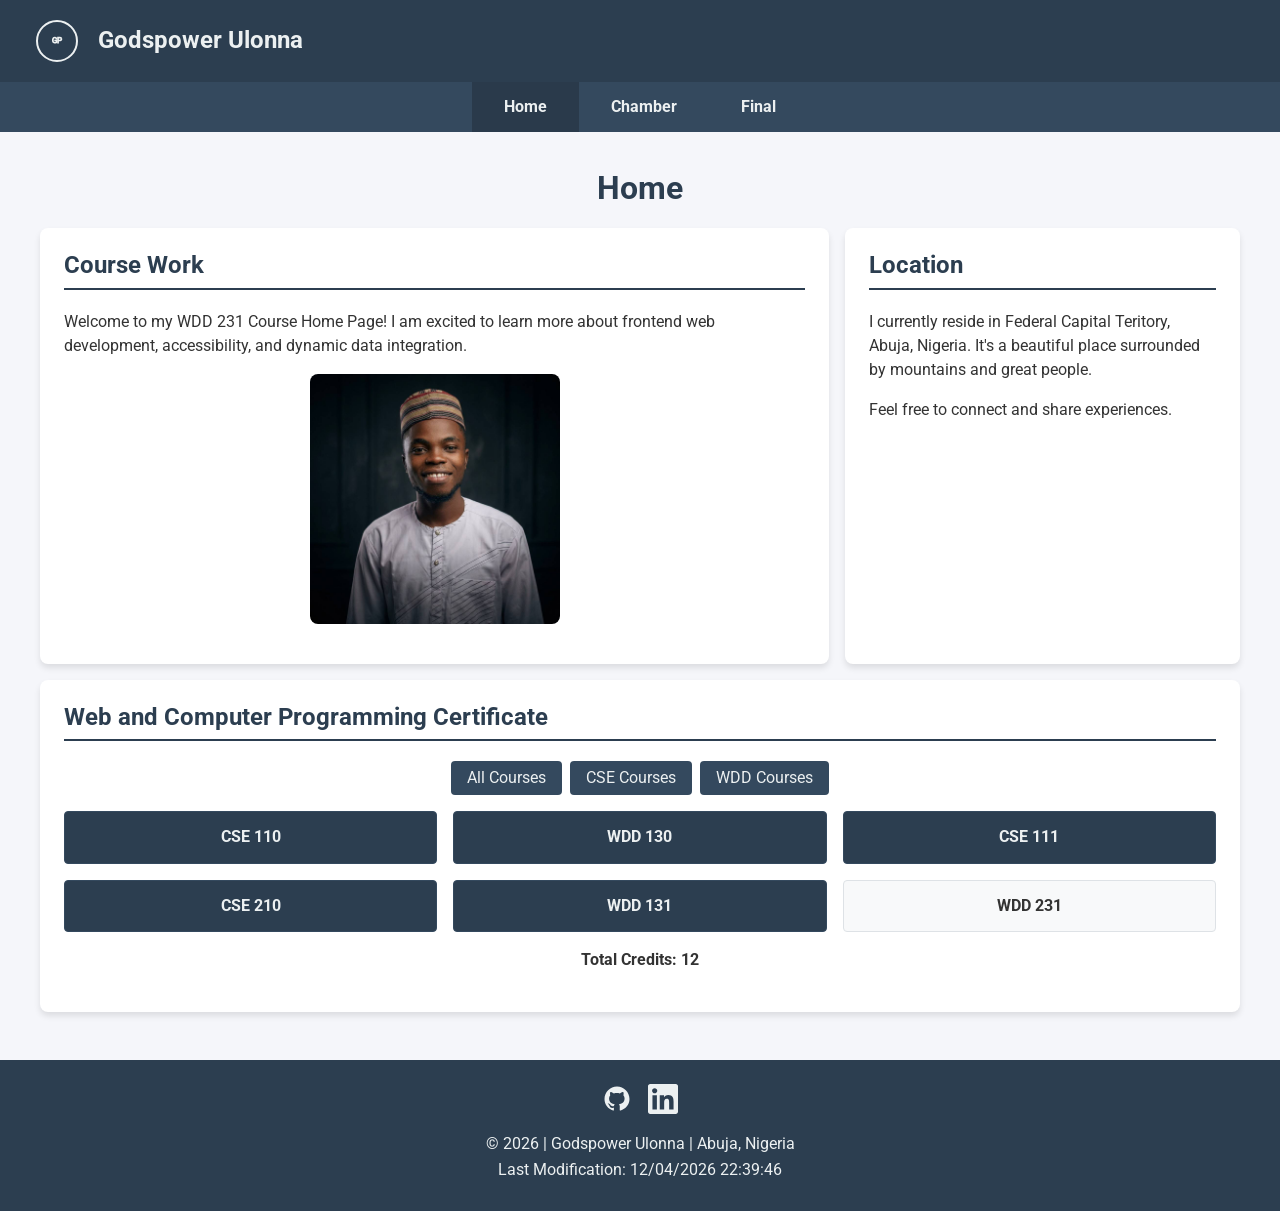
<file: index.html>
<!DOCTYPE html>
<html lang="en">
<head>
    <meta charset="UTF-8">
    <meta name="viewport" content="width=device-width, initial-scale=1.0">
    <meta name="description" content="WDD 231 Course Home Page for Godspower Ulonna. This page features my course work, location, and web development certificate progress.">
    <meta name="author" content="Godspower Ulonna">
    
    <!-- Open Graph Meta Tags -->
    <meta property="og:title" content="Godspower Ulonna - WDD 231 - Course Home Page">
    <meta property="og:description" content="WDD 231 Course Home Page for Godspower Ulonna. This page features my course work, location, and web development certificate progress.">
    <meta property="og:image" content="https://godspowergp.github.io/wdd231/images/profile.png">
    <meta property="og:url" content="https://godspowergp.github.io/wdd231/index.html">
    <meta property="og:type" content="website">
    
    <!-- Favicon -->
    <link rel="icon" href="images/profile.png" type="image/png">
    
    <title>Godspower Ulonna - WDD 231 - Course Home Page</title>
    <link rel="preconnect" href="https://fonts.googleapis.com">
    <link rel="preconnect" href="https://fonts.gstatic.com" crossorigin>
    <link href="https://fonts.googleapis.com/css2?family=Roboto:wght@400;700&display=swap" rel="stylesheet">
    <link rel="stylesheet" href="styles/normalize.css">
    <link rel="stylesheet" href="styles/small.css">
    <link rel="stylesheet" href="styles/larger.css">
    <script src="scripts/getdates.js" defer></script>
    <script src="scripts/navigation.js" defer></script>
    <script src="scripts/courses.js" defer></script>
</head>
<body>
    <header>
        <div class="logo-container">
            <svg width="50" height="50" viewBox="0 0 100 100" xmlns="http://www.w3.org/2000/svg">
                <circle cx="50" cy="50" r="40" stroke="#ecf0f1" stroke-width="4" fill="#2c3e50" />
                <text x="50%" y="50%" text-anchor="middle" stroke="#ecf0f1" stroke-width="2px" dy=".3em">GP</text>
            </svg>
            <span>Godspower Ulonna</span>
        </div>
        <button id="menu" aria-label="Open Menu"></button>
    </header>
    <nav class="navigation">
        <ul id="animateMenu">
            <li><a href="#" class="active">Home</a></li>
            <li><a href="chamber/">Chamber</a></li>
            <li><a href="finalproject/index.html">Final</a></li>
        </ul>
    </nav>    
    <main>
        <h1>Home</h1>
        <div class="container">
            <section class="card profile-card">
                <h2>Course Work</h2>
                <p>Welcome to my WDD 231 Course Home Page! I am excited to learn more about frontend web development, accessibility, and dynamic data integration.</p>
                <img src="images/profile.png" alt="Godspower Ulonna Profile" width="1024" height="1024">
            </section>
            
            <section class="card location-card">
                <h2>Location</h2>
                <p>I currently reside in Federal Capital Teritory, Abuja, Nigeria. It's a beautiful place surrounded by mountains and great people.</p>
                <p>Feel free to connect and share experiences.</p>
            </section>
            
            <section class="card courses-card">
                <h2>Web and Computer Programming Certificate</h2>
                <div class="filter-buttons">
                    <button id="all">All Courses</button>
                    <button id="cse">CSE Courses</button>
                    <button id="wdd">WDD Courses</button>
                </div>
                <div id="course-list">
                    <!-- dynamically populated -->
                </div>
                <p id="total-credits">Total Credits: 0</p>
            </section>
        </div>
    </main>
    <footer>
        <div class="social">
            <a href="https://github.com" target="_blank" aria-label="GitHub">
                <svg width="30" height="30" viewBox="0 0 24 24" fill="none" xmlns="http://www.w3.org/2000/svg"><path d="M12 2C6.477 2 2 6.477 2 12C2 16.418 4.865 19.953 8.847 21.196C9.347 21.289 9.531 20.979 9.531 20.718C9.531 20.485 9.522 19.882 9.517 19.076C6.736 19.68 6.148 17.734 6.148 17.734C5.694 16.58 5.04 16.273 5.04 16.273C4.135 15.654 5.109 15.666 5.109 15.666C6.111 15.736 6.637 16.697 6.637 16.697C7.527 18.223 8.966 17.782 9.549 17.522C9.64 16.862 9.907 16.42 10.203 16.168C7.983 15.916 5.65 15.058 5.65 11.478C5.65 10.457 6.015 9.622 6.611 8.971C6.516 8.718 6.194 7.766 6.702 6.475C6.702 6.475 7.487 6.223 9.508 7.591C10.254 7.383 11.06 7.28 11.861 7.276C12.66 7.28 13.465 7.383 14.212 7.591C16.233 6.223 17.017 6.475 17.017 6.475C17.526 7.766 17.204 8.718 17.109 8.971C17.706 9.622 18.069 10.457 18.069 11.478C18.069 15.068 15.733 15.913 13.506 16.16C13.877 16.48 14.208 17.108 14.208 18.071C14.208 19.453 14.195 20.57 14.195 20.718C14.195 20.982 14.378 21.294 14.885 21.195C18.865 19.951 22 16.417 22 12C22 6.477 17.523 2 12 2Z" fill="currentColor"/></svg>
            </a>
            <a href="https://linkedin.com" target="_blank" aria-label="LinkedIn">
                <svg width="30" height="30" viewBox="0 0 24 24" fill="none" xmlns="http://www.w3.org/2000/svg"><path d="M20.447 20.452H16.906V14.881C16.906 13.553 16.88 11.844 15.062 11.844C13.22 11.844 12.937 13.283 12.937 14.786V20.452H9.397V9H12.795V10.564H12.843C13.316 9.667 14.475 8.728 16.216 8.728C19.825 8.728 20.447 11.1 20.447 14.167V20.452ZM5.337 7.433C4.197 7.433 3.275 6.51 3.275 5.37C3.275 4.23 4.197 3.308 5.337 3.308C6.477 3.308 7.4 4.23 7.4 5.37C7.4 6.51 6.477 7.433 5.337 7.433ZM7.108 20.452H3.567V9H7.108V20.452ZM22.225 0H1.771C0.792 0 0 0.774 0 1.729V22.271C0 23.227 0.792 24 1.771 24H22.222C23.2 24 24 23.227 24 22.271V1.729C24 0.774 23.2 0 22.222 0H22.225Z" fill="currentColor"/></svg>
            </a>
        </div>
        <p>&copy; <span id="currentyear"></span> | Godspower Ulonna | Abuja, Nigeria</p>
        <p id="lastModified"></p>
    </footer>
</body>
</html>
</file>
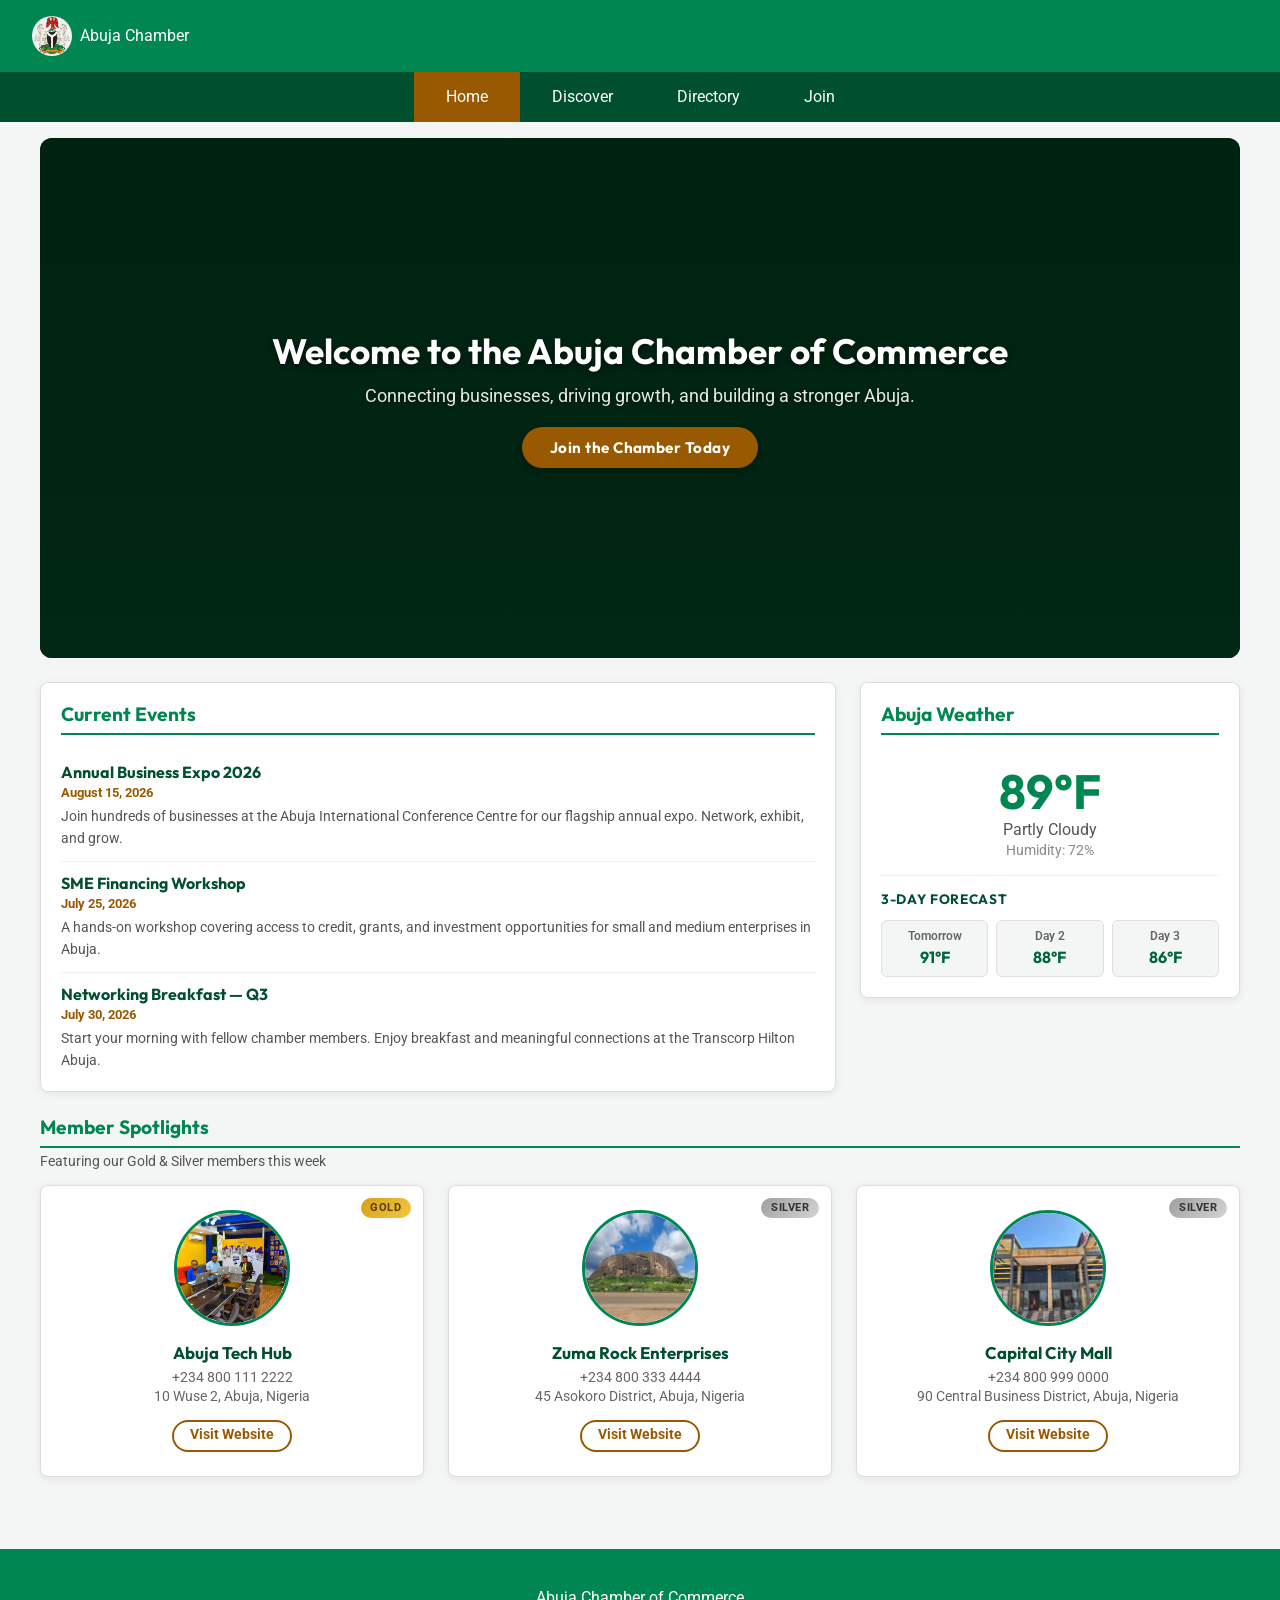
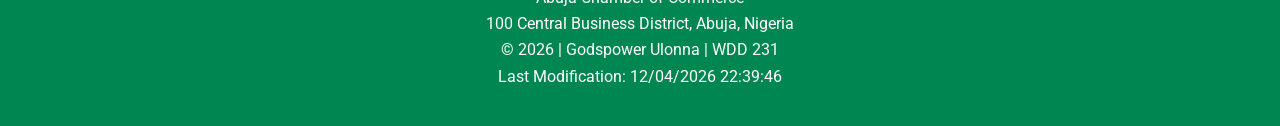
<file: chamber/index.html>
<!DOCTYPE html>
<html lang="en">
<head>
    <meta charset="UTF-8">
    <meta name="viewport" content="width=device-width, initial-scale=1.0">
    <title>Abuja Chamber of Commerce - Home</title>
    <meta name="description" content="Welcome to the Abuja Chamber of Commerce. Discover local business opportunities, current events, and join a thriving community in Abuja, Nigeria.">
    <meta name="author" content="Godspower Ulonna">

    <!-- Open Graph Meta Tags -->
    <meta property="og:title" content="Abuja Chamber of Commerce - Home">
    <meta property="og:description" content="Welcome to the Abuja Chamber of Commerce. Join us and grow your business in Nigeria's capital city.">
    <meta property="og:image" content="https://godspowergp.github.io/wdd231/chamber/images/hero.jpg">
    <meta property="og:url" content="https://godspowergp.github.io/wdd231/chamber/index.html">
    <meta property="og:type" content="website">

    <!-- Favicon -->
    <link rel="icon" href="images/logo.jpg" type="image/jpeg">

    <!-- Google Fonts -->
    <link rel="preconnect" href="https://fonts.googleapis.com">
    <link rel="preconnect" href="https://fonts.gstatic.com" crossorigin>
    <link href="https://fonts.googleapis.com/css2?family=Roboto:wght@400;700&family=Outfit:wght@400;600;700&display=swap" rel="stylesheet">

    <!-- CSS -->
    <link rel="stylesheet" href="../styles/normalize.css">
    <link rel="stylesheet" href="styles/small.css">
    <link rel="stylesheet" href="styles/larger.css">

    <!-- JavaScript -->
    <script src="scripts/index.js" type="module"></script>
</head>
<body>
    <header>
        <div class="logo">
            <img src="images/logo.jpg" alt="Abuja Chamber of Commerce Logo" width="40" height="40">
            <span>Abuja Chamber</span>
        </div>
        <button id="menu" aria-label="Toggle Navigation Menu"></button>
    </header>

    <nav>
        <ul>
            <li><a href="index.html" class="active">Home</a></li>
            <li><a href="discover.html">Discover</a></li>
            <li><a href="directory.html">Directory</a></li>
            <li><a href="join.html">Join</a></li>
        </ul>
    </nav>

    <main>
        <!-- Hero Section -->
        <section class="hero" aria-label="Hero Banner">
            <img src="images/hero.jpg" alt="Abuja city skyline at golden hour showing modern buildings and Aso Rock" width="1200" height="500" loading="eager">
            <div class="hero-overlay">
                <h1>Welcome to the Abuja Chamber of Commerce</h1>
                <p>Connecting businesses, driving growth, and building a stronger Abuja.</p>
                <a href="join.html" class="cta-btn" id="join-cta">Join the Chamber Today</a>
            </div>
        </section>

        <!-- Home Grid: Events + Weather -->
        <div class="home-grid">
            <!-- Current Events Section -->
            <section class="events-section" aria-labelledby="events-heading">
                <h2 id="events-heading">Current Events</h2>

                <article class="event-card">
                    <h3>Annual Business Expo 2026</h3>
                    <time datetime="2026-08-15">August 15, 2026</time>
                    <p>Join hundreds of businesses at the Abuja International Conference Centre for our flagship annual expo. Network, exhibit, and grow.</p>
                </article>

                <article class="event-card">
                    <h3>SME Financing Workshop</h3>
                    <time datetime="2026-07-25">July 25, 2026</time>
                    <p>A hands-on workshop covering access to credit, grants, and investment opportunities for small and medium enterprises in Abuja.</p>
                </article>

                <article class="event-card">
                    <h3>Networking Breakfast — Q3</h3>
                    <time datetime="2026-07-30">July 30, 2026</time>
                    <p>Start your morning with fellow chamber members. Enjoy breakfast and meaningful connections at the Transcorp Hilton Abuja.</p>
                </article>
            </section>

            <!-- Weather Section -->
            <section class="weather-section" aria-labelledby="weather-heading">
                <h2 id="weather-heading">Abuja Weather</h2>
                <div class="weather-current">
                    <p id="weather-temp" class="weather-temp">--°F</p>
                    <p id="weather-desc" class="weather-desc">Loading weather...</p>
                    <p id="weather-humidity" class="weather-humidity"></p>
                </div>
                <div class="weather-forecast">
                    <h3>3-Day Forecast</h3>
                    <div id="forecast-container">
                        <!-- Forecast cards injected by JS -->
                        <div class="forecast-day skeleton">
                            <span class="forecast-label">--</span>
                            <span class="forecast-temp">--°F</span>
                        </div>
                        <div class="forecast-day skeleton">
                            <span class="forecast-label">--</span>
                            <span class="forecast-temp">--°F</span>
                        </div>
                        <div class="forecast-day skeleton">
                            <span class="forecast-label">--</span>
                            <span class="forecast-temp">--°F</span>
                        </div>
                    </div>
                </div>
            </section>
        </div>

        <!-- Spotlight Section -->
        <section class="spotlights-section" aria-labelledby="spotlight-heading">
            <h2 id="spotlight-heading">Member Spotlights</h2>
            <p class="spotlight-subtitle">Featuring our Gold &amp; Silver members this week</p>
            <div id="spotlights-container">
                <!-- Spotlight cards injected by JS -->
            </div>
        </section>
    </main>

    <footer>
        <p>Abuja Chamber of Commerce</p>
        <p>100 Central Business District, Abuja, Nigeria</p>
        <p>&copy; <span id="currentyear"></span> | Godspower Ulonna | WDD 231</p>
        <p id="lastModified"></p>
    </footer>
</body>
</html>
</file>
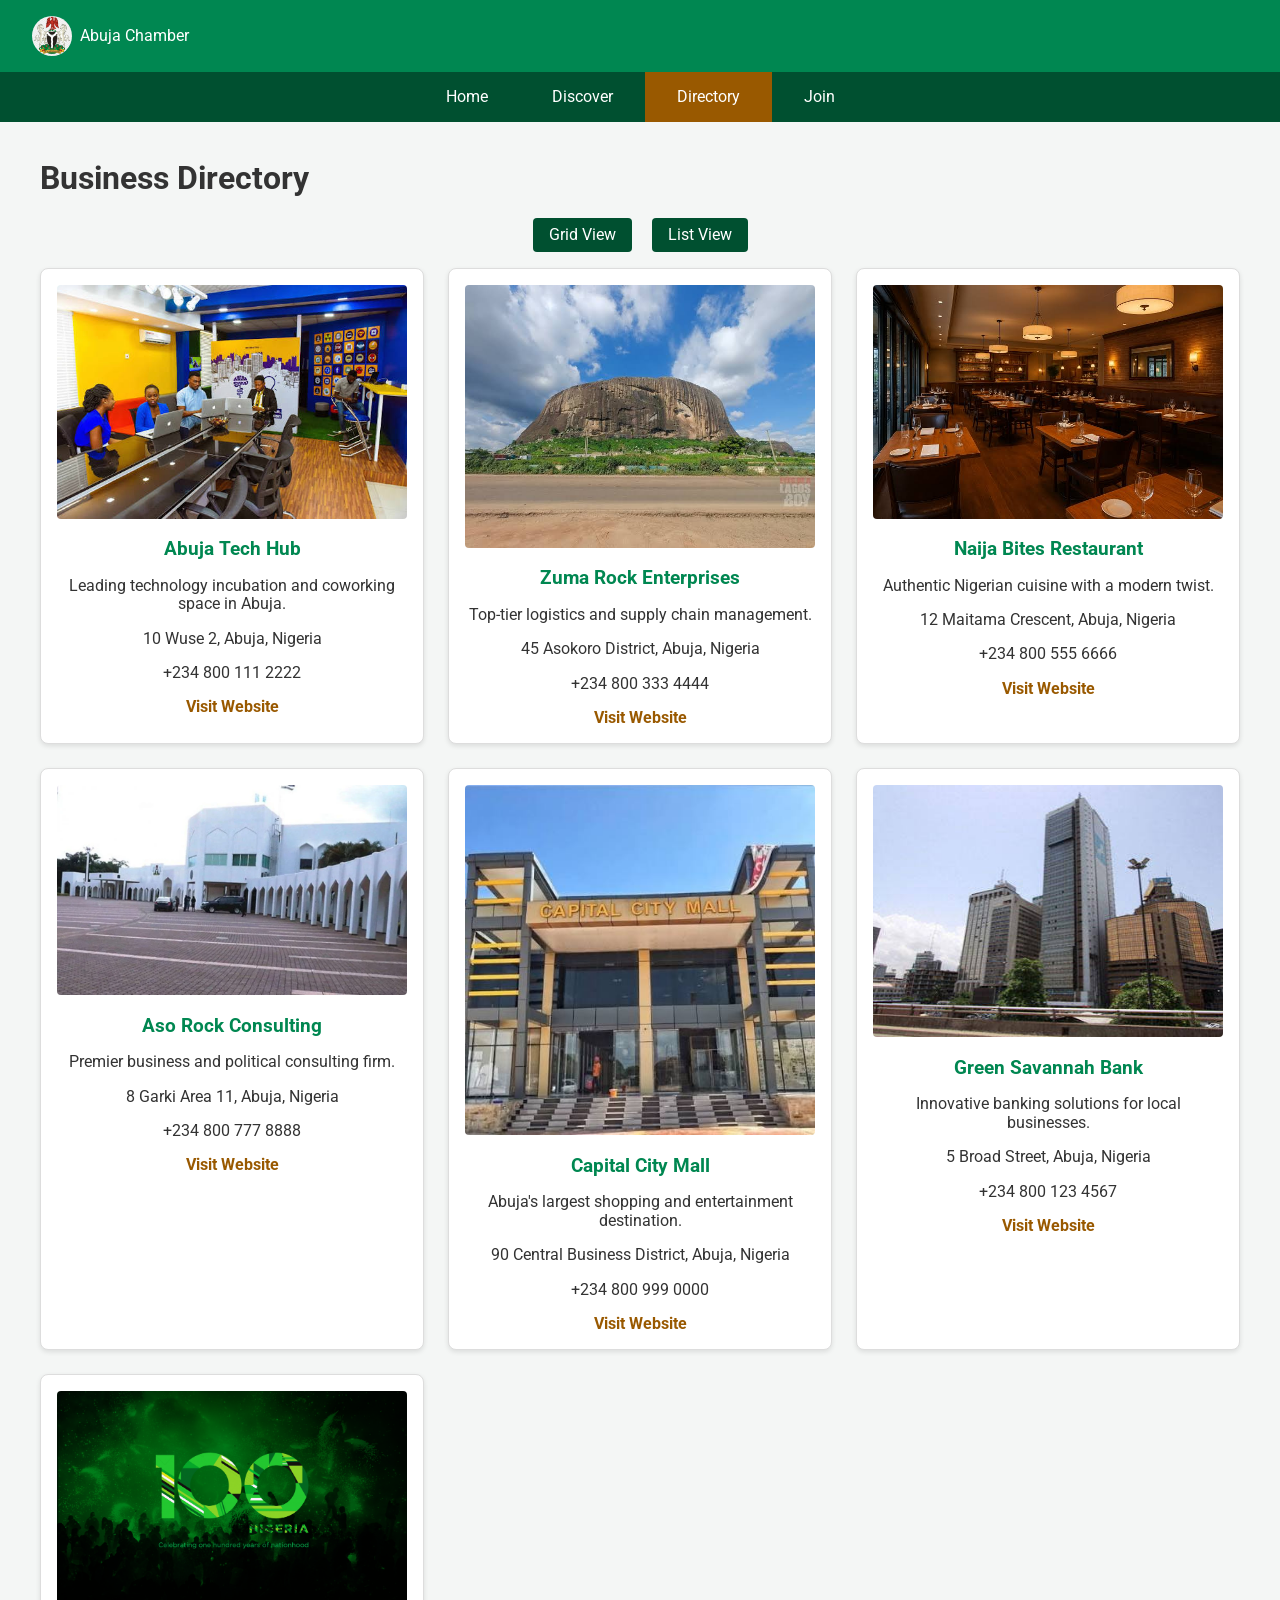
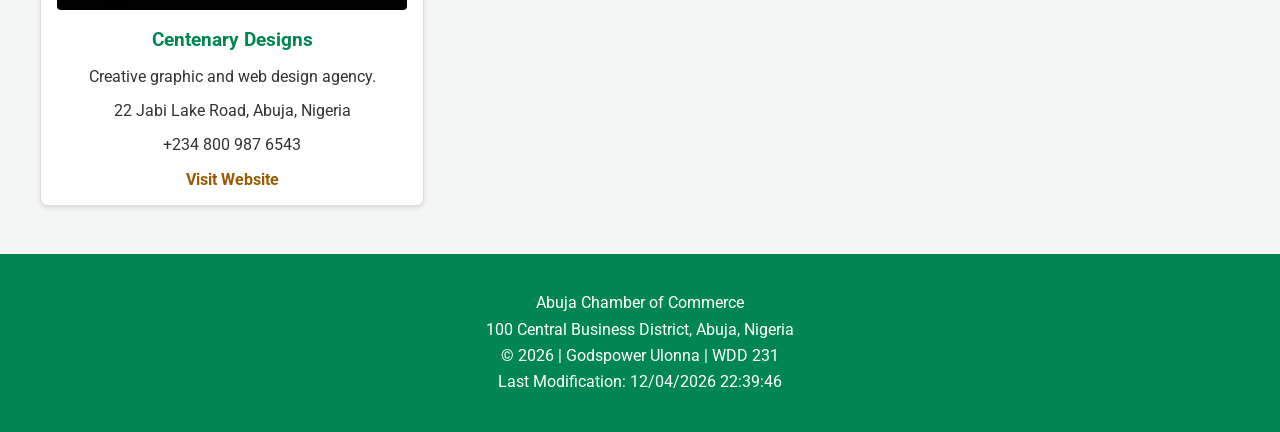
<file: chamber/directory.html>
<!DOCTYPE html>
<html lang="en">
<head>
    <meta charset="UTF-8">
    <meta name="viewport" content="width=device-width, initial-scale=1.0">
    <title>Abuja Chamber of Commerce - Directory</title>
    <meta name="description" content="Business directory for the Abuja Chamber of Commerce. Explore local businesses, networking opportunities, and economic development in Abuja, Nigeria.">
    <meta name="author" content="Godspower Ulonna">
    
    <!-- Open Graph (Facebook) Meta Tags -->
    <meta property="og:title" content="Abuja Chamber of Commerce - Directory">
    <meta property="og:description" content="Business directory for the Abuja Chamber of Commerce. Explore local businesses in Abuja, Nigeria.">
    <meta property="og:image" content="https://godspowergp.github.io/wdd231/chamber/images/logo.jpg">
    <meta property="og:url" content="https://godspowergp.github.io/wdd231/chamber/directory.html">
    <meta property="og:type" content="website">
    
    <!-- Favicon -->
    <link rel="icon" href="images/logo.jpg"   type="image/jpg">
    
    <!-- Google Fonts -->
    <link rel="preconnect" href="https://fonts.googleapis.com">
    <link rel="preconnect" href="https://fonts.gstatic.com" crossorigin>
    <link href="https://fonts.googleapis.com/css2?family=Roboto:wght@400;700&display=swap" rel="stylesheet">
    
    <!-- CSS -->
    <link rel="stylesheet" href="../styles/normalize.css">
    <link rel="stylesheet" href="styles/small.css">
    <link rel="stylesheet" href="styles/larger.css">
    
    <!-- JavaScript -->
    <script src="scripts/directory.js" defer></script>
</head>
<body>
    <header>
        <div class="logo">
            <img src="images/logo.jpg" alt="Abuja Chamber main Logo " width="40" height="40">
            <span>Abuja Chamber</span>
        </div>
        <button id="menu" aria-label="Menu"></button>
    </header>
    
    <nav>
        <ul>
            <li><a href="index.html">Home</a></li>
            <li><a href="discover.html">Discover</a></li>
            <li><a href="directory.html" class="active">Directory</a></li>
            <li><a href="join.html">Join</a></li>
        </ul>
    </nav>
    
    <main>
        <h1>Business Directory</h1>
        
        <div class="controls">
            <button id="grid-btn">Grid View</button>
            <button id="list-btn">List View</button>
        </div>
        
        <div id="directory-container">
            <!-- Business cards will be injected here via JavaScript -->
        </div>
    </main>
    
    <footer>
        <p>Abuja Chamber of Commerce</p>
        <p>100 Central Business District, Abuja, Nigeria</p>
        <p>&copy; <span id="currentyear"></span> | Godspower Ulonna | WDD 231</p>
        <p id="lastModified"></p>
    </footer>
</body>
</html>
</file>
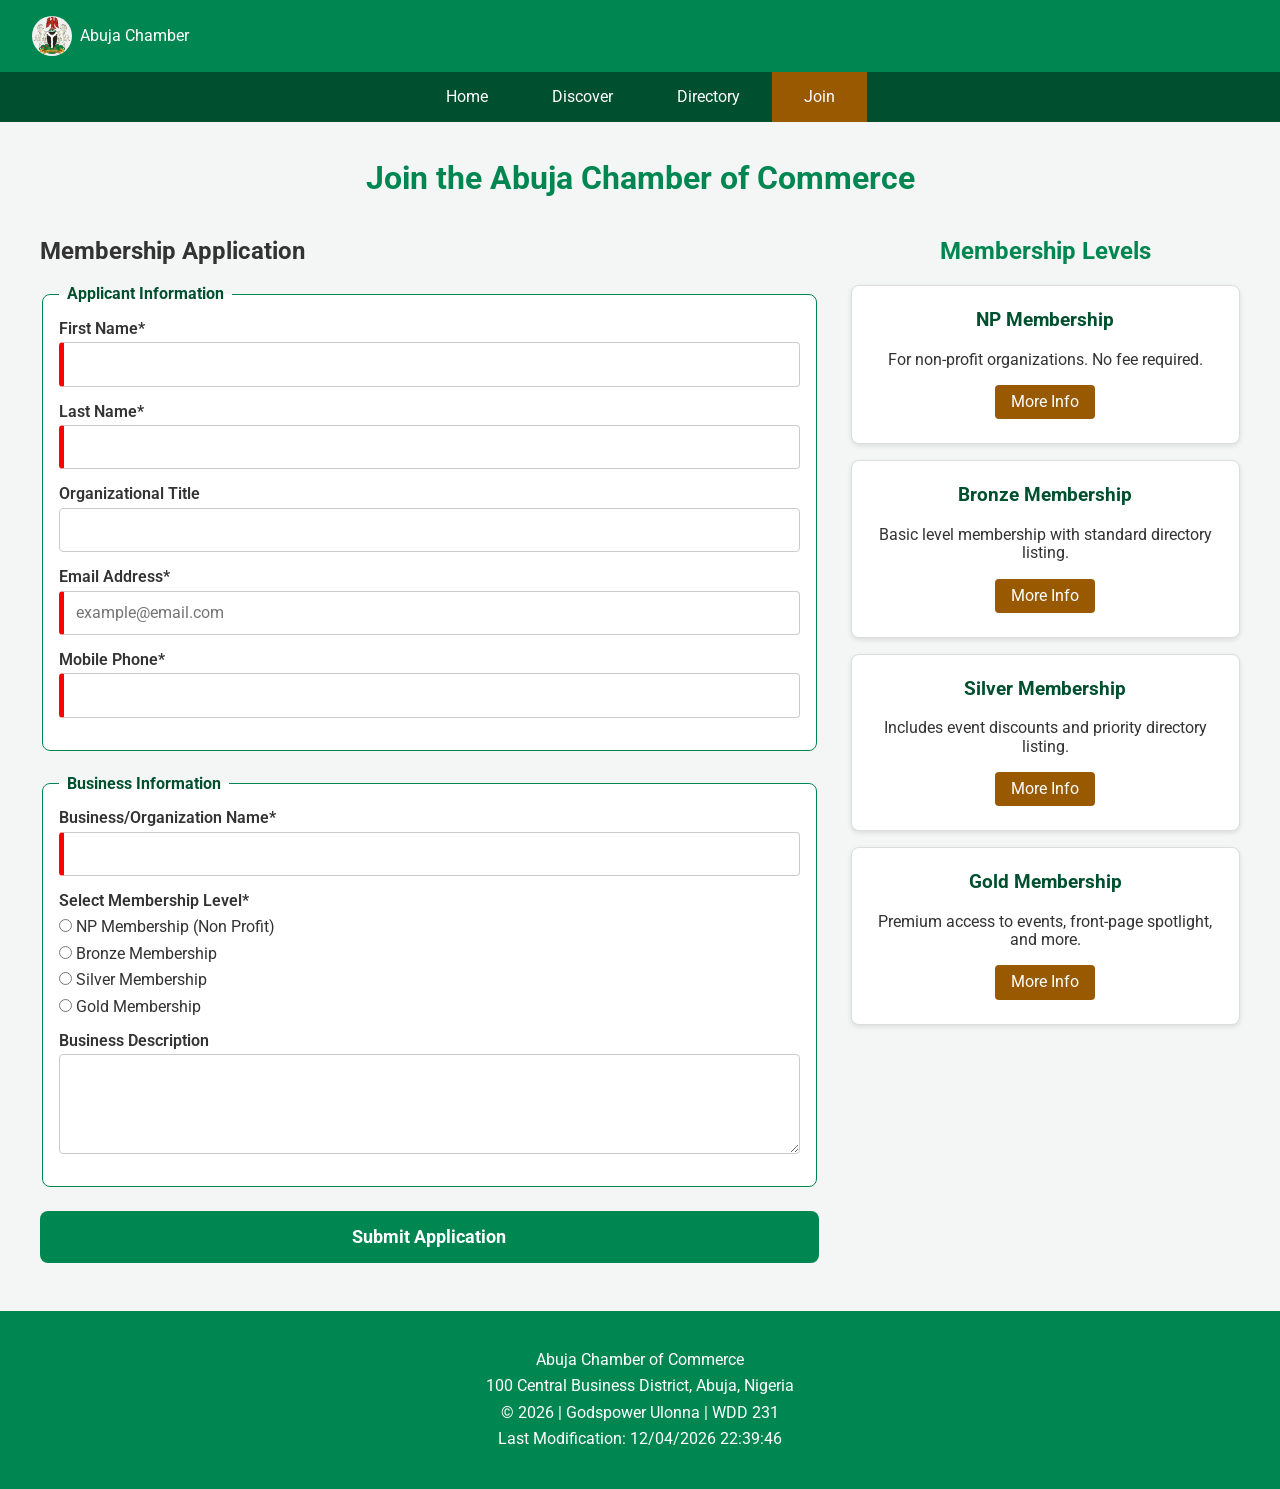
<file: chamber/join.html>
<!DOCTYPE html>
<html lang="en">
<head>
    <meta charset="UTF-8">
    <meta name="viewport" content="width=device-width, initial-scale=1.0">
    <title>Abuja Chamber of Commerce - Join</title>
    <meta name="description" content="Join the Abuja Chamber of Commerce. Apply for a membership today and connect with other businesses in Abuja.">
    <meta name="author" content="Godspower Ulonna">

    <!-- Open Graph Meta Tags -->
    <meta property="og:title" content="Abuja Chamber of Commerce - Join">
    <meta property="og:description" content="Join the Abuja Chamber of Commerce. Apply for a membership today and connect with other businesses in Abuja.">
    <meta property="og:image" content="https://godspowergp.github.io/wdd231/chamber/images/hero.jpg">
    <meta property="og:url" content="https://godspowergp.github.io/wdd231/chamber/join.html">
    <meta property="og:type" content="website">

    <!-- Favicon -->
    <link rel="icon" href="images/logo.jpg" type="image/jpeg">

    <!-- Google Fonts -->
    <link rel="preconnect" href="https://fonts.googleapis.com">
    <link rel="preconnect" href="https://fonts.gstatic.com" crossorigin>
    <link href="https://fonts.googleapis.com/css2?family=Roboto:wght@400;700&family=Outfit:wght@400;600;700&display=swap" rel="stylesheet">

    <!-- CSS -->
    <link rel="stylesheet" href="../styles/normalize.css">
    <link rel="stylesheet" href="styles/small.css">
    <link rel="stylesheet" href="styles/larger.css">

    <!-- JavaScript -->
    <script src="scripts/index.js" type="module"></script>
    <script src="scripts/join.js" type="module"></script>
</head>
<body>
    <header>
        <div class="logo">
            <img src="images/logo.jpg" alt="Abuja Chamber of Commerce Logo" width="40" height="40">
            <span>Abuja Chamber</span>
        </div>
        <button id="menu" aria-label="Toggle Navigation Menu"></button>
    </header>

    <nav>
        <ul>
            <li><a href="index.html">Home</a></li>
            <li><a href="discover.html">Discover</a></li>
            <li><a href="directory.html">Directory</a></li>
            <li><a href="join.html" class="active">Join</a></li>
        </ul>
    </nav>

    <main class="join-main">
        <h1>Join the Abuja Chamber of Commerce</h1>
        <div class="join-grid">
            <section class="form-section">
                <h2>Membership Application</h2>
                <form method="get" action="thankyou.html" class="join-form">
                    <fieldset>
                        <legend>Applicant Information</legend>
                        
                        <label class="top">First Name*
                            <input type="text" id="fname" name="fname" title="First Name" autocomplete="given-name" required>
                        </label>
                        
                        <label class="top">Last Name*
                            <input type="text" id="lname" name="lname" title="Last Name" autocomplete="family-name" required>
                        </label>
                        
                        <label class="top">Organizational Title
                            <input type="text" id="orgtitle" name="orgtitle" title="Organizational Title (min 7 chars, letters, hyphens, spaces only)" autocomplete="organization-title" pattern="[A-Za-z\- ]{7,}">
                        </label>
                        
                        <label class="top">Email Address*
                            <input type="email" id="email" name="email" title="Email Address" autocomplete="email" placeholder="example@email.com" required>
                        </label>
                        
                        <label class="top">Mobile Phone*
                            <input type="tel" id="phone" name="phone" title="Mobile Phone Number" autocomplete="tel" required>
                        </label>
                    </fieldset>

                    <fieldset>
                        <legend>Business Information</legend>
                        
                        <label class="top">Business/Organization Name*
                            <input type="text" id="bizname" name="bizname" title="Business/Organization Name" autocomplete="organization" required>
                        </label>
                        
                        <div class="membership-level-selection">
                            <p class="fieldset-subheader">Select Membership Level*</p>
                            <label class="sbs">
                                <input type="radio" name="membership" value="np" required> NP Membership (Non Profit)
                            </label>
                            <label class="sbs">
                                <input type="radio" name="membership" value="bronze"> Bronze Membership
                            </label>
                            <label class="sbs">
                                <input type="radio" name="membership" value="silver"> Silver Membership
                            </label>
                            <label class="sbs">
                                <input type="radio" name="membership" value="gold"> Gold Membership
                            </label>
                        </div>
                        
                        <label class="top">Business Description
                            <textarea id="bizdesc" name="bizdesc" title="Business Description" rows="4"></textarea>
                        </label>
                    </fieldset>
                    
                    <input type="hidden" id="timestamp" name="timestamp" value="">
                    
                    <input type="submit" value="Submit Application" class="submitBtn">
                </form>
            </section>

            <section class="membership-cards">
                <h2>Membership Levels</h2>
                <div class="cards-container">
                    <div class="card np-card fade-in">
                        <h3>NP Membership</h3>
                        <p>For non-profit organizations. No fee required.</p>
                        <button class="modal-open" data-modal="np-modal">More Info</button>
                    </div>
                    <div class="card bronze-card fade-in">
                        <h3>Bronze Membership</h3>
                        <p>Basic level membership with standard directory listing.</p>
                        <button class="modal-open" data-modal="bronze-modal">More Info</button>
                    </div>
                    <div class="card silver-card fade-in">
                        <h3>Silver Membership</h3>
                        <p>Includes event discounts and priority directory listing.</p>
                        <button class="modal-open" data-modal="silver-modal">More Info</button>
                    </div>
                    <div class="card gold-card fade-in">
                        <h3>Gold Membership</h3>
                        <p>Premium access to events, front-page spotlight, and more.</p>
                        <button class="modal-open" data-modal="gold-modal">More Info</button>
                    </div>
                </div>
            </section>
        </div>
    </main>

    <!-- Modals -->
    <dialog id="np-modal">
        <div class="modal-content">
            <button class="close-modal" aria-label="Close modal">❌</button>
            <h2>NP Membership Benefits</h2>
            <p>Cost: Free</p>
            <ul>
                <li>Basic directory listing</li>
                <li>Access to monthly newsletters</li>
                <li>Invitation to general meetings</li>
            </ul>
        </div>
    </dialog>

    <dialog id="bronze-modal">
        <div class="modal-content">
            <button class="close-modal" aria-label="Close modal">❌</button>
            <h2>Bronze Membership Benefits</h2>
            <p>Cost: ₦50,000 / year</p>
            <ul>
                <li>Standard directory listing</li>
                <li>Access to networking events</li>
                <li>Discounted business workshops</li>
            </ul>
        </div>
    </dialog>

    <dialog id="silver-modal">
        <div class="modal-content">
            <button class="close-modal" aria-label="Close modal">❌</button>
            <h2>Silver Membership Benefits</h2>
            <p>Cost: ₦150,000 / year</p>
            <ul>
                <li>Priority directory listing</li>
                <li>Free access to 2 major events per year</li>
                <li>Advertising space in quarterly magazine</li>
                <li>All Bronze benefits</li>
            </ul>
        </div>
    </dialog>

    <dialog id="gold-modal">
        <div class="modal-content">
            <button class="close-modal" aria-label="Close modal">❌</button>
            <h2>Gold Membership Benefits</h2>
            <p>Cost: ₦300,000 / year</p>
            <ul>
                <li>Premium directory placement</li>
                <li>Home page member spotlight rotation</li>
                <li>VIP seating at all chamber events</li>
                <li>Free access to all workshops</li>
                <li>All Silver benefits</li>
            </ul>
        </div>
    </dialog>

    <footer>
        <p>Abuja Chamber of Commerce</p>
        <p>100 Central Business District, Abuja, Nigeria</p>
        <p>&copy; <span id="currentyear"></span> | Godspower Ulonna | WDD 231</p>
        <p id="lastModified"></p>
    </footer>
</body>
</html>
</file>
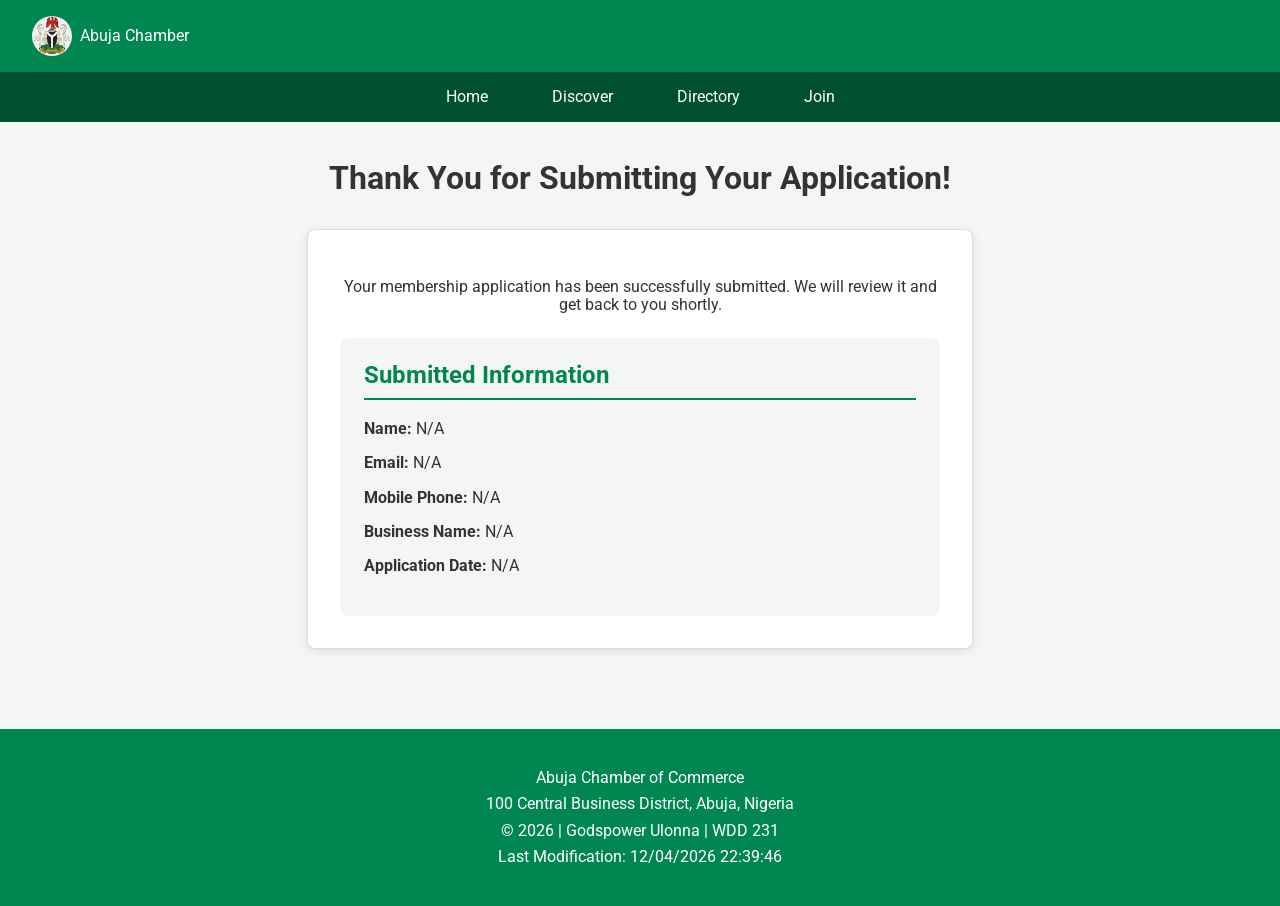
<file: chamber/thankyou.html>
<!DOCTYPE html>
<html lang="en">
<head>
    <meta charset="UTF-8">
    <meta name="viewport" content="width=device-width, initial-scale=1.0">
    <title>Abuja Chamber of Commerce - Thank You</title>
    <meta name="description" content="Thank you for joining the Abuja Chamber of Commerce. Your application has been received.">
    <meta name="author" content="Godspower Ulonna">

    <!-- Open Graph Meta Tags -->
    <meta property="og:title" content="Abuja Chamber of Commerce - Thank You">
    <meta property="og:description" content="Thank you for joining the Abuja Chamber of Commerce.">
    <meta property="og:url" content="https://godspowergp.github.io/wdd231/chamber/thankyou.html">
    <meta property="og:type" content="website">

    <!-- Favicon -->
    <link rel="icon" href="images/logo.jpg" type="image/jpeg">

    <!-- Google Fonts -->
    <link rel="preconnect" href="https://fonts.googleapis.com">
    <link rel="preconnect" href="https://fonts.gstatic.com" crossorigin>
    <link href="https://fonts.googleapis.com/css2?family=Roboto:wght@400;700&family=Outfit:wght@400;600;700&display=swap" rel="stylesheet">

    <!-- CSS -->
    <link rel="stylesheet" href="../styles/normalize.css">
    <link rel="stylesheet" href="styles/small.css">
    <link rel="stylesheet" href="styles/larger.css">

    <!-- JavaScript -->
    <script src="scripts/index.js" type="module"></script>
    <script src="scripts/thankyou.js" type="module"></script>
</head>
<body>
    <header>
        <div class="logo">
            <img src="images/logo.jpg" alt="Abuja Chamber of Commerce Logo" width="40" height="40">
            <span>Abuja Chamber</span>
        </div>
        <button id="menu" aria-label="Toggle Navigation Menu"></button>
    </header>

    <nav>
        <ul>
            <li><a href="index.html">Home</a></li>
            <li><a href="discover.html">Discover</a></li>
            <li><a href="directory.html">Directory</a></li>
            <li><a href="join.html">Join</a></li>
        </ul>
    </nav>

    <main class="thankyou-main">
        <h1>Thank You for Submitting Your Application!</h1>
        <div class="thankyou-content">
            <p>Your membership application has been successfully submitted. We will review it and get back to you shortly.</p>
            
            <section class="submitted-info">
                <h2>Submitted Information</h2>
                <div class="info-block">
                    <p><strong>Name:</strong> <span id="display-name"></span></p>
                    <p><strong>Email:</strong> <span id="display-email"></span></p>
                    <p><strong>Mobile Phone:</strong> <span id="display-phone"></span></p>
                    <p><strong>Business Name:</strong> <span id="display-bizname"></span></p>
                    <p><strong>Application Date:</strong> <span id="display-date"></span></p>
                </div>
            </section>
        </div>
    </main>

    <footer>
        <p>Abuja Chamber of Commerce</p>
        <p>100 Central Business District, Abuja, Nigeria</p>
        <p>&copy; <span id="currentyear"></span> | Godspower Ulonna | WDD 231</p>
        <p id="lastModified"></p>
    </footer>
</body>
</html>
</file>
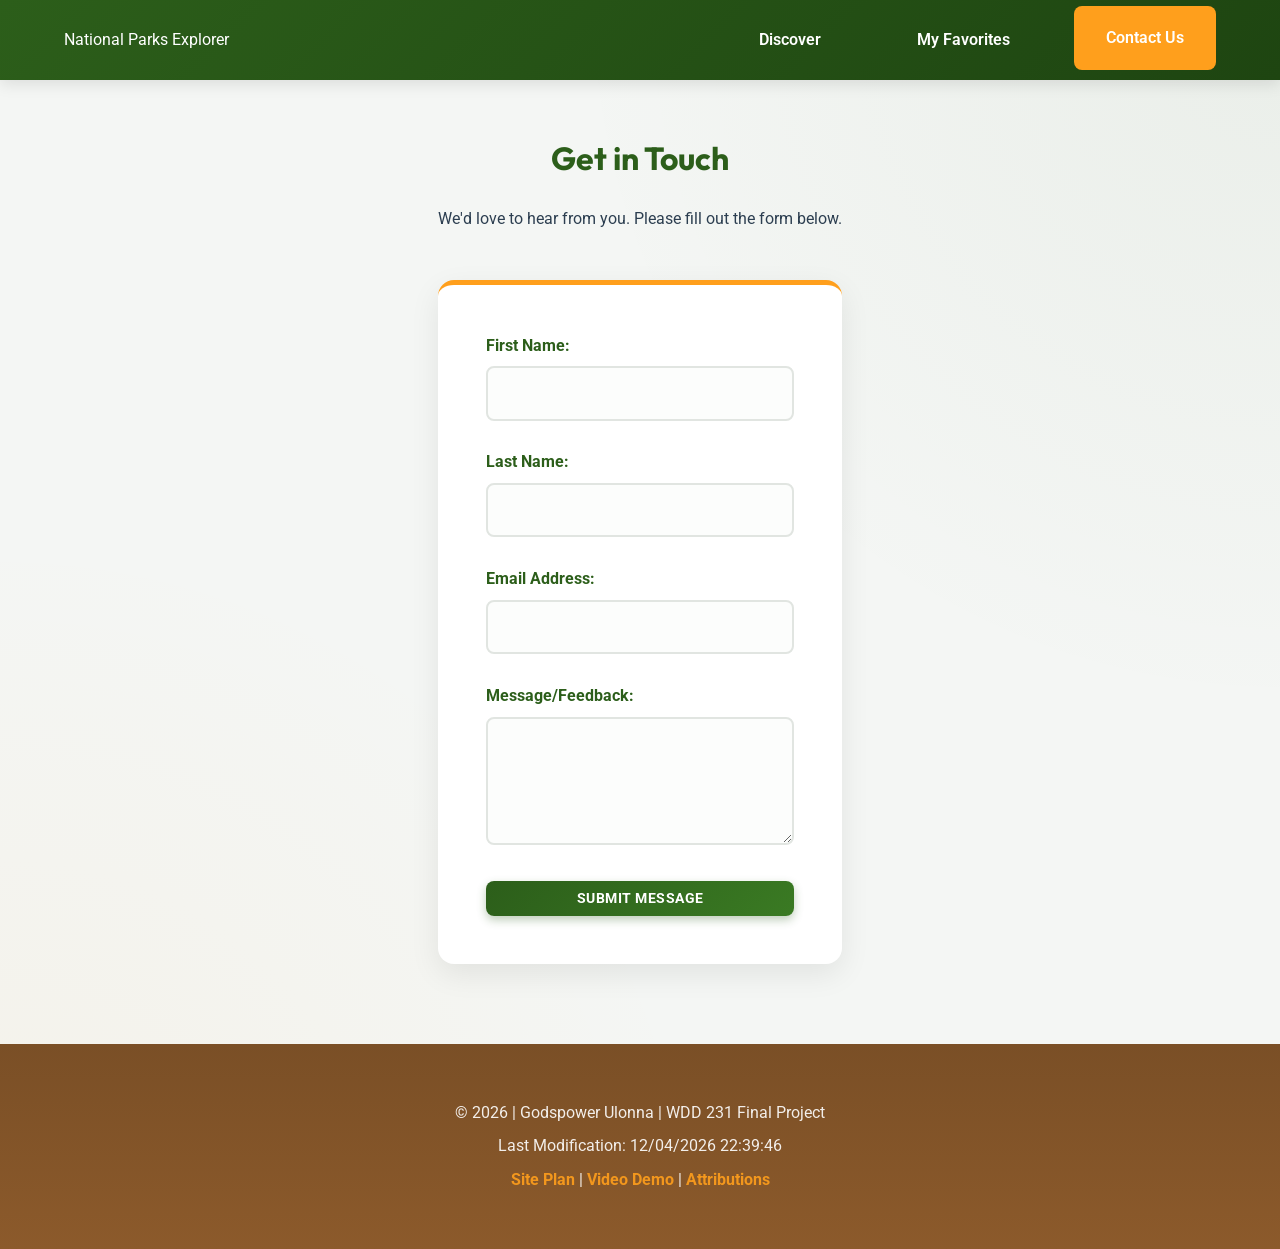
<file: finalproject/contact.html>
<!DOCTYPE html>
<html lang="en">
<head>
    <meta charset="UTF-8">
    <meta name="viewport" content="width=device-width, initial-scale=1.0">
    <title>Contact Us - National Parks Explorer</title>
    <meta name="description" content="Contact the National Parks Explorer team with any questions or feedback.">
    <meta name="author" content="Godspower Ulonna">
    
    <link rel="icon" href="favicon.ico" type="image/x-icon">
    
    <link rel="preconnect" href="https://fonts.googleapis.com">
    <link rel="preconnect" href="https://fonts.gstatic.com" crossorigin>
    <link href="https://fonts.googleapis.com/css2?family=Outfit:wght@300;400;700&family=Roboto:wght@300;400;700&display=swap" rel="stylesheet">
    
    <link rel="stylesheet" href="../styles/normalize.css">
    <link rel="stylesheet" href="styles/base.css">
    <link rel="stylesheet" href="styles/large.css">
    
    <script src="scripts/main.js" type="module"></script>
</head>
<body>
    <header>
        <div class="header-top">
            <span class="site-title">National Parks Explorer</span>
            <button id="menu" aria-label="Toggle Navigation Menu"></button>
        </div>
        <nav>
        <ul>
            <li><a href="index.html">Discover</a></li>
            <li><a href="favorites.html">My Favorites</a></li>
            <li><a href="contact.html" class="active">Contact Us</a></li>
        </ul>
        </nav>
    </header>

    <main>
        <div class="intro">
            <h1>Get in Touch</h1>
            <p>We'd love to hear from you. Please fill out the form below.</p>
        </div>
        
        <form action="thankyou.html" method="get" class="contact-form">
            <div class="input-container">
                <label for="fname">First Name:</label>
                <input type="text" id="fname" name="fname" required>
            </div>
            
            <div class="input-container">
                <label for="lname">Last Name:</label>
                <input type="text" id="lname" name="lname" required>
            </div>
            
            <div class="input-container">
                <label for="email">Email Address:</label>
                <input type="email" id="email" name="email" required title="Please enter a valid email address.">
            </div>

            <div class="input-container">
                <label for="message">Message/Feedback:</label>
                <textarea id="message" name="message" rows="5" required></textarea>
            </div>
            
            <button type="submit" class="action-btn primary-action" style="width: 100%;">Submit Message</button>
        </form>
    </main>

    <footer>
        <p>&copy; <span id="currentyear"></span> | Godspower Ulonna | WDD 231 Final Project</p>
        <p id="lastModified"></p>
        <p><a href="site-plan.html">Site Plan</a> | <a href="#">Video Demo</a> | <a href="#">Attributions</a></p>
    </footer>
</body>
</html>
</file>
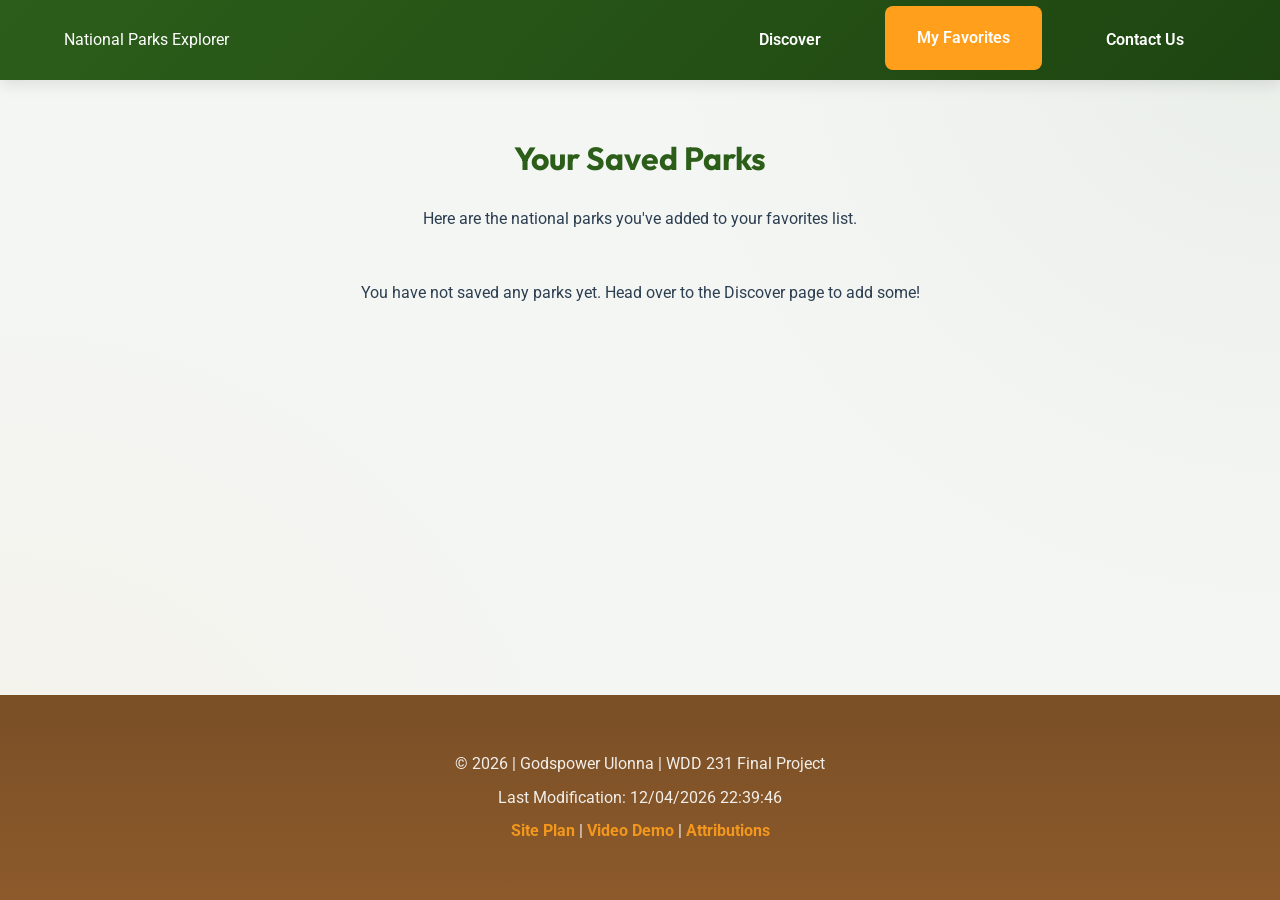
<file: finalproject/favorites.html>
<!DOCTYPE html>
<html lang="en">
<head>
    <meta charset="UTF-8">
    <meta name="viewport" content="width=device-width, initial-scale=1.0">
    <title>My Favorites - National Parks Explorer</title>
    <meta name="description" content="View the national parks you have saved to your favorites list.">
    <meta name="author" content="Godspower Ulonna">
    
    <link rel="icon" href="favicon.ico" type="image/x-icon">
    
    <link rel="preconnect" href="https://fonts.googleapis.com">
    <link rel="preconnect" href="https://fonts.gstatic.com" crossorigin>
    <link href="https://fonts.googleapis.com/css2?family=Outfit:wght@300;400;700&family=Roboto:wght@300;400;700&display=swap" rel="stylesheet">
    
    <link rel="stylesheet" href="../styles/normalize.css">
    <link rel="stylesheet" href="styles/base.css">
    <link rel="stylesheet" href="styles/large.css">
    
    <script src="scripts/main.js" type="module"></script>
    <script src="scripts/favorites.js" type="module"></script>
</head>
<body>
    <header>
        <div class="header-top">
            <span class="site-title">National Parks Explorer</span>
            <button id="menu" aria-label="Toggle Navigation Menu"></button>
        </div>
        <nav>
        <ul>
            <li><a href="index.html">Discover</a></li>
            <li><a href="favorites.html" class="active">My Favorites</a></li>
            <li><a href="contact.html">Contact Us</a></li>
        </ul>
        </nav>
    </header>

    <main>
        <div class="intro">
            <h1>Your Saved Parks</h1>
            <p>Here are the national parks you've added to your favorites list.</p>
        </div>
        
        <div id="favorites-container">
            <!-- Favorite park cards injected here by JS -->
        </div>
    </main>

    <footer>
        <p>&copy; <span id="currentyear"></span> | Godspower Ulonna | WDD 231 Final Project</p>
        <p id="lastModified"></p>
        <p><a href="site-plan.html">Site Plan</a> | <a href="#">Video Demo</a> | <a href="#">Attributions</a></p>
    </footer>
</body>
</html>
</file>
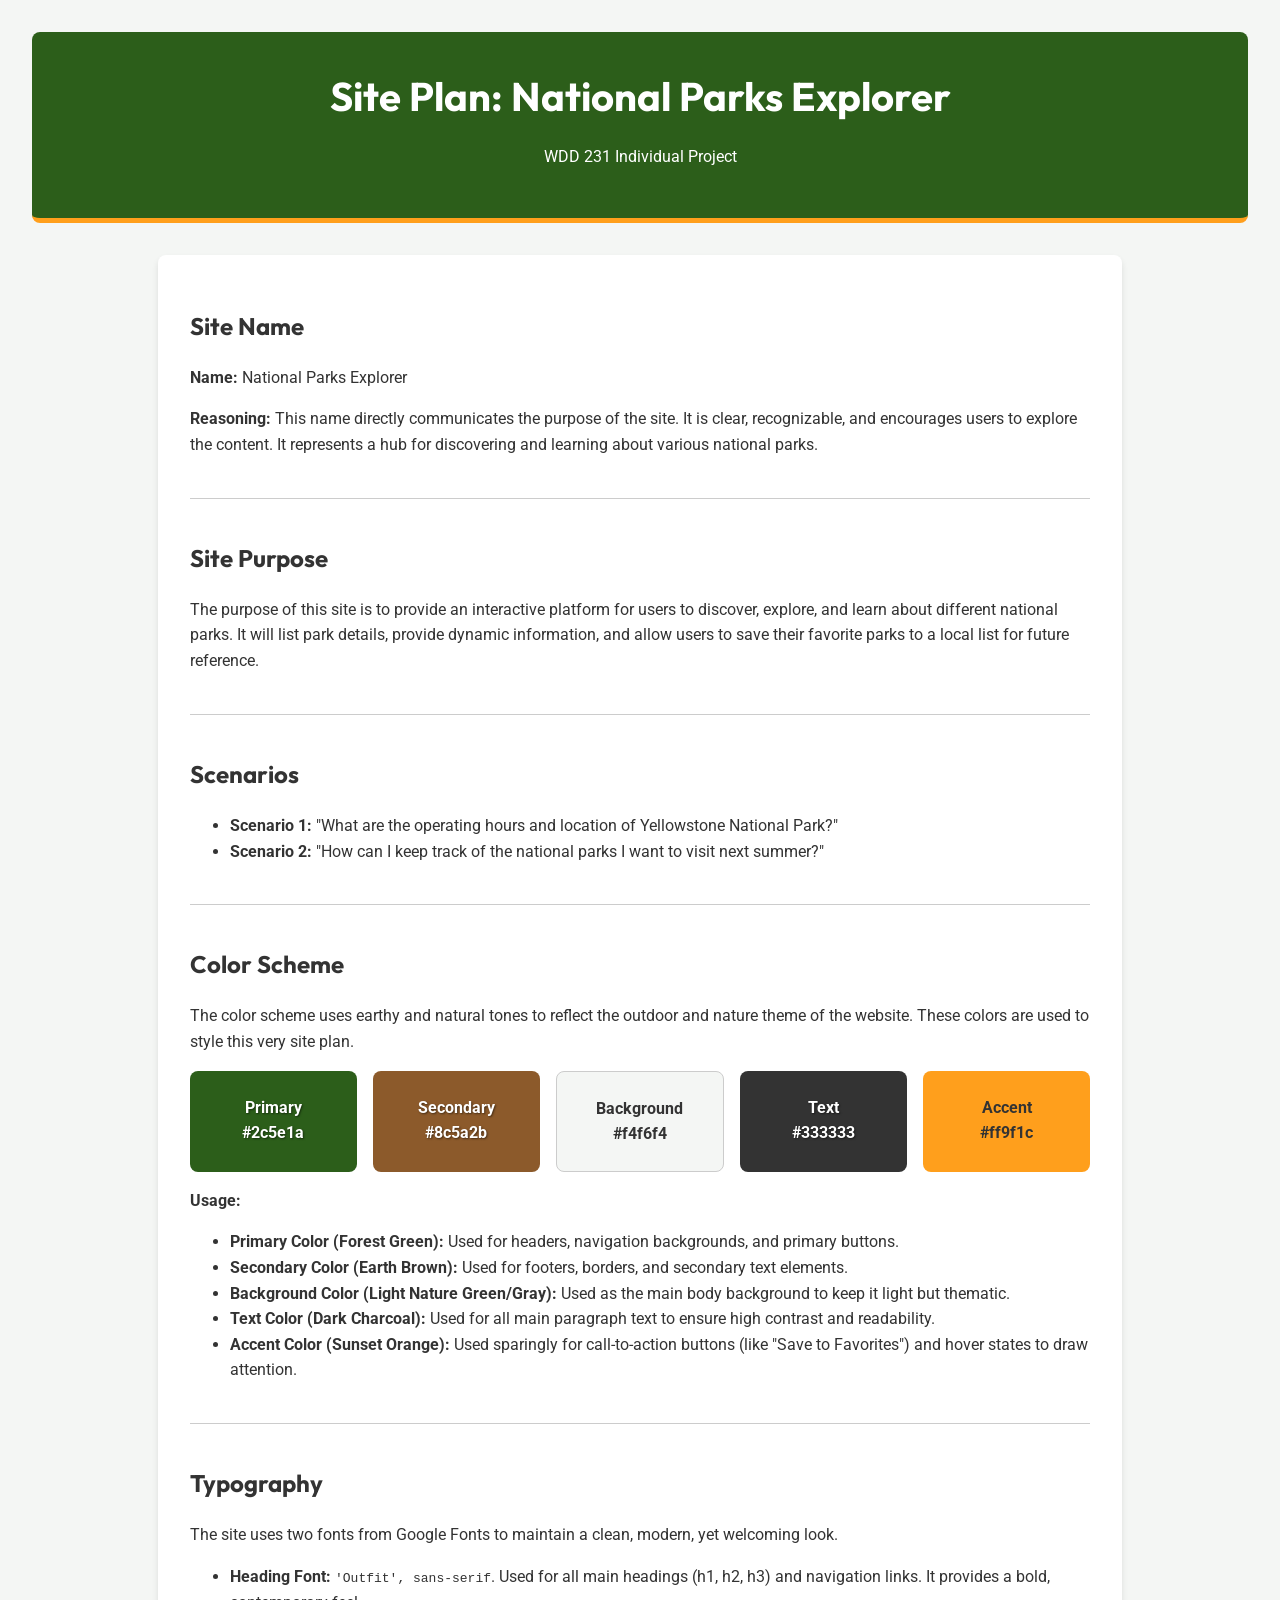
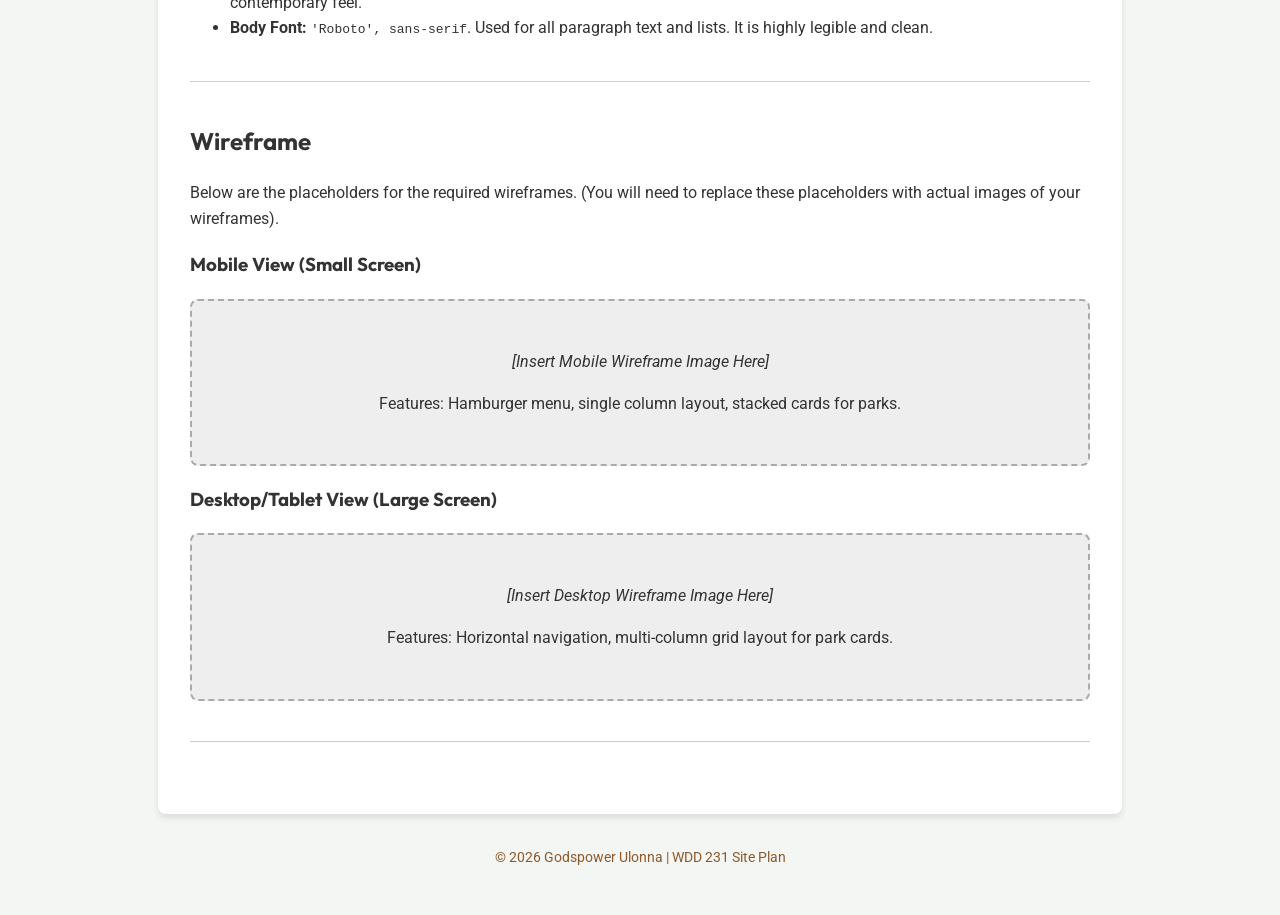
<file: finalproject/site-plan.html>
<!DOCTYPE html>
<html lang="en">
<head>
    <meta charset="UTF-8">
    <meta name="viewport" content="width=device-width, initial-scale=1.0">
    <title>Site Plan - National Parks Explorer</title>
    <meta name="description" content="Site plan for the National Parks Explorer individual project.">
    <meta name="author" content="Your Name">
    <link rel="preconnect" href="https://fonts.googleapis.com">
    <link rel="preconnect" href="https://fonts.gstatic.com" crossorigin>
    <link href="https://fonts.googleapis.com/css2?family=Outfit:wght@300;400;700&family=Roboto:wght@300;400;700&display=swap" rel="stylesheet">
    <style>
        /* Color Scheme Definitions */
        :root {
            --primary-color: #2c5e1a; /* Forest Green */
            --secondary-color: #8c5a2b; /* Earth Brown */
            --background-color: #f4f6f4; /* Light Nature Green/Gray */
            --text-color: #333333; /* Dark Charcoal for contrast */
            --accent-color: #ff9f1c; /* Sunset Orange */
            
            --heading-font: 'Outfit', sans-serif;
            --body-font: 'Roboto', sans-serif;
        }

        body {
            font-family: var(--body-font);
            background-color: var(--background-color);
            color: var(--text-color);
            line-height: 1.6;
            margin: 0;
            padding: 2rem;
        }

        header {
            background-color: var(--primary-color);
            color: white;
            padding: 2rem;
            border-radius: 8px;
            margin-bottom: 2rem;
            text-align: center;
            border-bottom: 5px solid var(--accent-color);
        }

        h1, h2, h3 {
            font-family: var(--heading-font);
        }

        header h1 {
            margin: 0;
            font-size: 2.5rem;
        }

        main {
            max-width: 900px;
            margin: 0 auto;
            background-color: white;
            padding: 2rem;
            border-radius: 8px;
            box-shadow: 0 4px 6px rgba(0,0,0,0.1);
        }

        section {
            margin-bottom: 2.5rem;
            padding-bottom: 1.5rem;
            border-bottom: 1px solid #ccc;
        }

        .color-palette {
            display: flex;
            gap: 1rem;
            flex-wrap: wrap;
        }

        .color-swatch {
            flex: 1;
            min-width: 100px;
            padding: 1.5rem;
            text-align: center;
            border-radius: 8px;
            color: white;
            font-weight: bold;
            text-shadow: 1px 1px 2px rgba(0,0,0,0.5);
        }

        .primary { background-color: var(--primary-color); }
        .secondary { background-color: var(--secondary-color); }
        .background { background-color: var(--background-color); color: var(--text-color); text-shadow: none; border: 1px solid #ccc;}
        .text { background-color: var(--text-color); }
        .accent { background-color: var(--accent-color); color: var(--text-color); text-shadow: none;}

        .wireframe-placeholder {
            background-color: #eee;
            border: 2px dashed #aaa;
            padding: 2rem;
            text-align: center;
            margin-bottom: 1rem;
            border-radius: 8px;
        }

        footer {
            text-align: center;
            margin-top: 2rem;
            color: var(--secondary-color);
            font-size: 0.9rem;
        }
    </style>
</head>
<body>

    <header>
        <h1>Site Plan: National Parks Explorer</h1>
        <p>WDD 231 Individual Project</p>
    </header>

    <main>
        <section id="site-name">
            <h2>Site Name</h2>
            <p><strong>Name:</strong> National Parks Explorer</p>
            <p><strong>Reasoning:</strong> This name directly communicates the purpose of the site. It is clear, recognizable, and encourages users to explore the content. It represents a hub for discovering and learning about various national parks.</p>
        </section>

        <section id="site-purpose">
            <h2>Site Purpose</h2>
            <p>The purpose of this site is to provide an interactive platform for users to discover, explore, and learn about different national parks. It will list park details, provide dynamic information, and allow users to save their favorite parks to a local list for future reference.</p>
        </section>

        <section id="scenarios">
            <h2>Scenarios</h2>
            <ul>
                <li><strong>Scenario 1:</strong> "What are the operating hours and location of Yellowstone National Park?"</li>
                <li><strong>Scenario 2:</strong> "How can I keep track of the national parks I want to visit next summer?"</li>
            </ul>
        </section>

        <section id="color-scheme">
            <h2>Color Scheme</h2>
            <p>The color scheme uses earthy and natural tones to reflect the outdoor and nature theme of the website. These colors are used to style this very site plan.</p>
            
            <div class="color-palette">
                <div class="color-swatch primary">
                    Primary<br>#2c5e1a
                </div>
                <div class="color-swatch secondary">
                    Secondary<br>#8c5a2b
                </div>
                <div class="color-swatch background">
                    Background<br>#f4f6f4
                </div>
                <div class="color-swatch text">
                    Text<br>#333333
                </div>
                <div class="color-swatch accent">
                    Accent<br>#ff9f1c
                </div>
            </div>
            
            <p><strong>Usage:</strong></p>
            <ul>
                <li><strong>Primary Color (Forest Green):</strong> Used for headers, navigation backgrounds, and primary buttons.</li>
                <li><strong>Secondary Color (Earth Brown):</strong> Used for footers, borders, and secondary text elements.</li>
                <li><strong>Background Color (Light Nature Green/Gray):</strong> Used as the main body background to keep it light but thematic.</li>
                <li><strong>Text Color (Dark Charcoal):</strong> Used for all main paragraph text to ensure high contrast and readability.</li>
                <li><strong>Accent Color (Sunset Orange):</strong> Used sparingly for call-to-action buttons (like "Save to Favorites") and hover states to draw attention.</li>
            </ul>
        </section>

        <section id="typography">
            <h2>Typography</h2>
            <p>The site uses two fonts from Google Fonts to maintain a clean, modern, yet welcoming look.</p>
            <ul>
                <li><strong>Heading Font:</strong> <code>'Outfit', sans-serif</code>. Used for all main headings (h1, h2, h3) and navigation links. It provides a bold, contemporary feel.</li>
                <li><strong>Body Font:</strong> <code>'Roboto', sans-serif</code>. Used for all paragraph text and lists. It is highly legible and clean.</li>
            </ul>
        </section>

        <section id="wireframe">
            <h2>Wireframe</h2>
            <p>Below are the placeholders for the required wireframes. (You will need to replace these placeholders with actual images of your wireframes).</p>
            
            <h3>Mobile View (Small Screen)</h3>
            <div class="wireframe-placeholder">
                <p><em>[Insert Mobile Wireframe Image Here]</em></p>
                <p>Features: Hamburger menu, single column layout, stacked cards for parks.</p>
            </div>

            <h3>Desktop/Tablet View (Large Screen)</h3>
            <div class="wireframe-placeholder">
                <p><em>[Insert Desktop Wireframe Image Here]</em></p>
                <p>Features: Horizontal navigation, multi-column grid layout for park cards.</p>
            </div>
        </section>
    </main>

    <footer>
        <p>&copy; 2026 Godspower Ulonna | WDD 231 Site Plan</p>
    </footer>

</body>
</html>
</file>
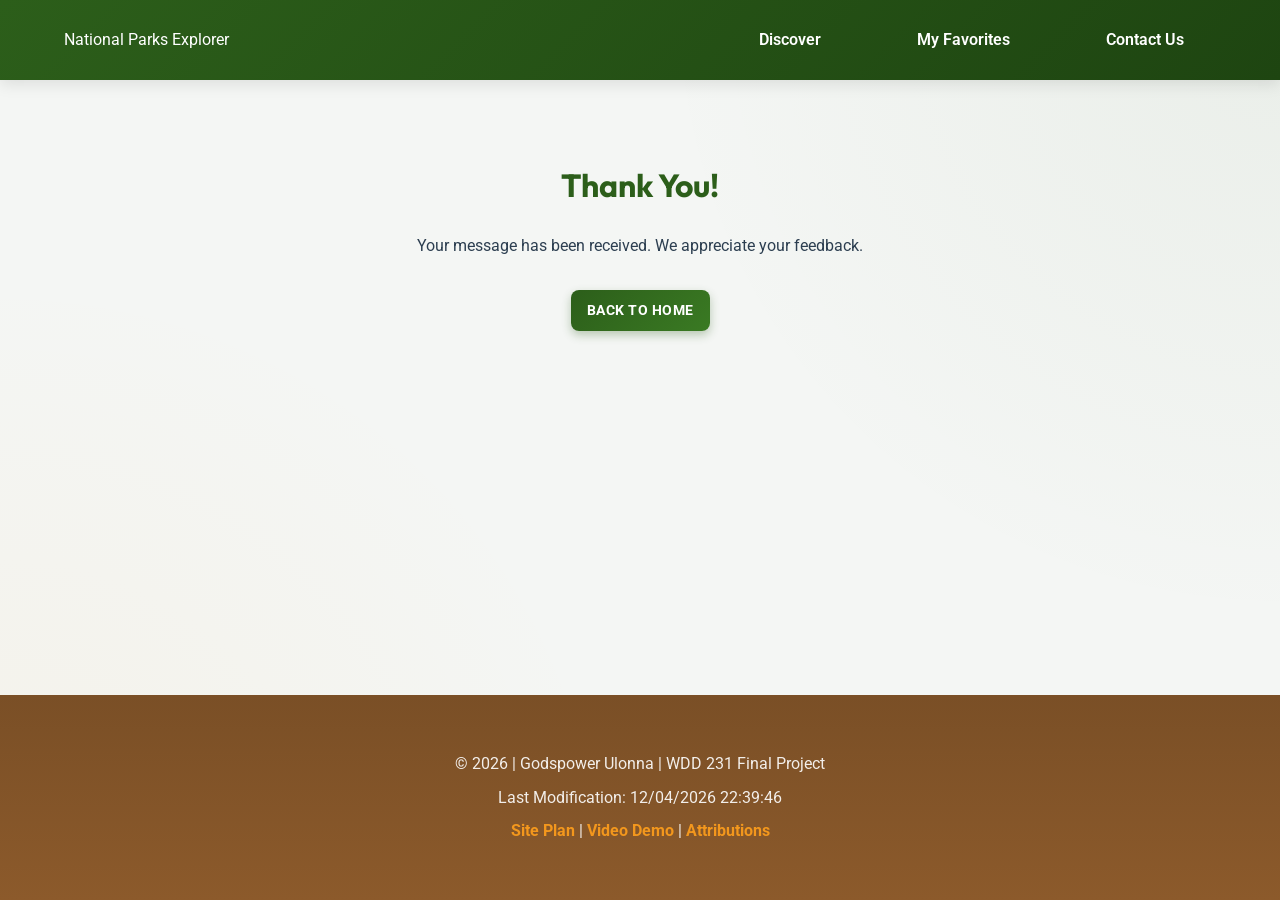
<file: finalproject/thankyou.html>
<!DOCTYPE html>
<html lang="en">
<head>
    <meta charset="UTF-8">
    <meta name="viewport" content="width=device-width, initial-scale=1.0">
    <title>Thank You - National Parks Explorer</title>
    <meta name="description" content="Thank you for contacting the National Parks Explorer team.">
    <meta name="author" content="Godspower Ulonna">
    
    <link rel="icon" href="favicon.ico" type="image/x-icon">
    
    <link rel="preconnect" href="https://fonts.googleapis.com">
    <link rel="preconnect" href="https://fonts.gstatic.com" crossorigin>
    <link href="https://fonts.googleapis.com/css2?family=Outfit:wght@300;400;700&family=Roboto:wght@300;400;700&display=swap" rel="stylesheet">
    
    <link rel="stylesheet" href="../styles/normalize.css">
    <link rel="stylesheet" href="styles/base.css">
    <link rel="stylesheet" href="styles/large.css">
    
    <script src="scripts/main.js" type="module"></script>
</head>
<body>
    <header>
        <div class="header-top">
            <span class="site-title">National Parks Explorer</span>
            <button id="menu" aria-label="Toggle Navigation Menu"></button>
        </div>
        <nav>
        <ul>
            <li><a href="index.html">Discover</a></li>
            <li><a href="favorites.html">My Favorites</a></li>
            <li><a href="contact.html">Contact Us</a></li>
        </ul>
        </nav>
    </header>

    <main>
        <div class="intro" style="margin-top: 3rem;">
            <h1>Thank You!</h1>
            <p>Your message has been received. We appreciate your feedback.</p>
            <a href="index.html" class="action-btn primary-action" style="display: inline-block; margin-top: 1rem;">Back to Home</a>
        </div>
    </main>

    <footer style="margin-top: auto;">
        <p>&copy; <span id="currentyear"></span> | Godspower Ulonna | WDD 231 Final Project</p>
        <p id="lastModified"></p>
        <p><a href="site-plan.html">Site Plan</a> | <a href="#">Video Demo</a> | <a href="#">Attributions</a></p>
    </footer>
</body>
</html>
</file>
<file: styles/small.css>
:root {
    --primary-color: #2c3e50;
    --secondary-color: #34495e;
    --accent-color: #e74c3c;
    --text-color: #ecf0f1;
    --background-color: #f5f6fa;
    --font-family: 'Roboto', sans-serif;
}

body {
    font-family: var(--font-family);
    margin: 0;
    padding: 0;
    background-color: var(--background-color);
    color: #333;
}

header {
    background-color: var(--primary-color);
    color: var(--text-color);
    display: flex;
    justify-content: space-between;
    align-items: center;
    padding: 1rem;
}

.logo-container {
    display: flex;
    align-items: center;
    gap: 1rem;
}

.logo-container img {
    width: 50px;
    height: 50px;
}

.logo-container span {
    font-size: 1.5rem;
    font-weight: 700;
}

#menu {
    font-size: 2rem;
    border: none;
    background: none;
    color: var(--text-color);
    cursor: pointer;
}

#menu::before {
    content: "☰";
}

#menu.open::before {
    content: "✖";
}

.navigation {
    background-color: var(--secondary-color);
}

.navigation ul {
    list-style: none;
    margin: 0;
    padding: 0;
    display: none;
    flex-direction: column;
}

.navigation ul.open {
    display: flex;
}

.navigation li {
    text-align: center;
}

.navigation a {
    display: block;
    color: var(--text-color);
    text-decoration: none;
    padding: 1rem;
    font-weight: 700;
}

.navigation a:hover {
    background-color: var(--accent-color);
}

.navigation a.active {
    background-color: rgba(0, 0, 0, 0.2);
}

main {
    padding: 1rem;
    max-width: 1200px;
    margin: 0 auto;
}

h1 {
    text-align: center;
    color: var(--primary-color);
}

.container {
    display: grid;
    grid-template-columns: 1fr;
    gap: 1rem;
}

.card {
    background-color: #fff;
    padding: 1.5rem;
    border-radius: 8px;
    box-shadow: 0 4px 6px rgba(0,0,0,0.1);
}

.card h2 {
    color: var(--primary-color);
    border-bottom: 2px solid var(--primary-color);
    padding-bottom: 0.5rem;
    margin-top: 0;
}

.card p {
    line-height: 1.5;
}

.profile-card img {
    display: block;
    margin: 1rem auto;
    border-radius: 8px;
    max-width: 250px; /* Constrain the maximum size */
    width: 100%;
    height: auto;
}

.filter-buttons {
    display: flex;
    justify-content: center;
    gap: 0.5rem;
    margin-bottom: 1rem;
    flex-wrap: wrap;
}

.filter-buttons button {
    background-color: var(--secondary-color);
    color: var(--text-color);
    border: none;
    padding: 0.5rem 1rem;
    border-radius: 4px;
    cursor: pointer;
    font-size: 1rem;
}

.filter-buttons button:hover {
    background-color: var(--primary-color);
}

#course-list {
    display: grid;
    grid-template-columns: 1fr;
    gap: 0.5rem;
}

.course-item {
    background-color: #f8f9fa;
    padding: 1rem;
    text-align: center;
    border-radius: 4px;
    font-weight: 700;
    color: #333;
    border: 1px solid #dee2e6;
}

.course-item.completed {
    background-color: var(--primary-color);
    border-color: var(--secondary-color);
    color: var(--text-color);
}

#total-credits {
    font-weight: 700;
    margin-top: 1rem;
    text-align: center;
}

footer {
    background-color: var(--primary-color);
    color: var(--text-color);
    text-align: center;
    padding: 1.5rem 1rem;
    margin-top: 2rem;
}

footer .social {
    display: flex;
    justify-content: center;
    gap: 1rem;
    margin-bottom: 1rem;
}

footer .social a {
    color: var(--text-color);
    transition: color 0.3s ease;
}

footer .social a:hover {
    color: var(--accent-color);
}

footer .social svg {
    width: 30px;
    height: 30px;
}

footer p {
    margin: 0.5rem 0;
}
</file>
<file: styles/larger.css>
@media (min-width: 768px) {
    header {
        padding: 1rem 2rem;
    }

    #menu {
        display: none;
    }

    .navigation ul {
        display: flex;
        flex-direction: row;
        justify-content: center;
    }

    .navigation a {
        padding: 1rem 2rem;
    }

    .container {
        grid-template-columns: 2fr 1fr;
    }

    .courses-card {
        grid-column: 1 / -1;
    }

    #course-list {
        grid-template-columns: repeat(3, 1fr);
        gap: 1rem;
    }
}
</file>
<file: chamber/styles/small.css>
:root {
    --primary-color: #008751;
    --secondary-color: #005030;
    --accent-color: #995900;
    --text-color: #333333;
    --bg-color: #f4f6f5;
    --card-bg: #ffffff;
    --font-family: 'Roboto', sans-serif;
}

body {
    font-family: var(--font-family);
    margin: 0;
    padding: 0;
    background-color: var(--bg-color);
    color: var(--text-color);
}

header {
    background-color: var(--primary-color);
    color: #fff;
    padding: 1rem;
    display: flex;
    justify-content: space-between;
    align-items: center;
}

.logo {
    display: flex;
    align-items: center;
    gap: 0.5rem;
}

.logo img {
    width: 40px;
    height: 40px;
    border-radius: 50%;
}

#menu {
    background: none;
    border: none;
    color: #fff;
    font-size: 2rem;
    cursor: pointer;
}

#menu::before {
    content: "☰";
}

#menu.open::before {
    content: "✖";
}

nav {
    background-color: var(--secondary-color);
}

nav ul {
    list-style: none;
    padding: 0;
    margin: 0;
    display: none;
    flex-direction: column;
}

nav ul.open {
    display: flex;
}

nav a {
    display: block;
    padding: 1rem;
    color: #fff;
    text-decoration: none;
    text-align: center;
    border-bottom: 1px solid rgba(255,255,255,0.1);
}

nav a:hover, nav a.active {
    background-color: var(--accent-color);
    color: #fff;
}

main {
    padding: 1rem;
    max-width: 1200px;
    margin: 0 auto;
}

.controls {
    text-align: center;
    margin-bottom: 1rem;
}

.controls button {
    padding: 0.5rem 1rem;
    margin: 0 0.5rem;
    border: none;
    background-color: var(--secondary-color);
    color: #fff;
    cursor: pointer;
    font-size: 1rem;
    border-radius: 4px;
}

.controls button:hover {
    background-color: var(--primary-color);
}

/* Base styles for the directory container (Mobile view defaults to list-like cards) */
#directory-container {
    display: flex;
    flex-direction: column;
    gap: 1rem;
}

.business-card {
    background-color: var(--card-bg);
    border: 1px solid #ddd;
    border-radius: 8px;
    padding: 1rem;
    text-align: center;
    box-shadow: 0 2px 5px rgba(0,0,0,0.1);
}

.business-card img {
    max-width: 100%;
    height: auto;
    border-radius: 4px;
    margin-bottom: 1rem;
}

.business-card h3 {
    margin: 0 0 0.5rem 0;
    color: var(--primary-color);
}

.business-card a {
    color: var(--accent-color);
    text-decoration: none;
    font-weight: bold;
}

/* List view styling */
#directory-container.list-view .business-card {
    display: flex;
    flex-direction: row;
    align-items: center;
    text-align: left;
    gap: 1rem;
    padding: 0.5rem 1rem;
}

#directory-container.list-view .business-card img {
    width: 50px;
    height: 50px;
    margin-bottom: 0;
    display: none; /* Hide image in list view for a cleaner look */
}

#directory-container.list-view .business-card h3 {
    margin: 0;
    flex: 1;
}

#directory-container.list-view .business-card p,
#directory-container.list-view .business-card a {
    flex: 1;
    margin: 0;
}

footer {
    background-color: var(--primary-color);
    color: #fff;
    text-align: center;
    padding: 2rem 1rem;
    margin-top: 2rem;
}

footer p {
    margin: 0.5rem 0;
}

/* ==========================================
   HOME PAGE STYLES
   ========================================== */

/* --- Hero Section --- */
.hero {
    position: relative;
    width: 100%;
    overflow: hidden;
    border-radius: 8px;
    margin-bottom: 1.5rem;
    max-height: 400px;
}

.hero img {
    width: 100%;
    height: 100%;
    object-fit: cover;
    display: block;
    max-height: 400px;
}

.hero-overlay {
    position: absolute;
    inset: 0;
    background-color: #002814;
    background-image: linear-gradient(to bottom, rgba(0,0,0,0.15) 0%, rgba(0,40,20,0.72) 100%);
    display: flex;
    flex-direction: column;
    align-items: center;
    justify-content: center;
    text-align: center;
    padding: 1.5rem;
    gap: 0.75rem;
}

.hero-overlay h1 {
    color: #ffffff;
    font-family: 'Outfit', sans-serif;
    font-size: 1.4rem;
    font-weight: 700;
    margin: 0;
    text-shadow: 0 2px 6px rgba(0,0,0,0.5);
    line-height: 1.3;
}

.hero-overlay p {
    color: rgba(255,255,255,0.9);
    font-size: 0.95rem;
    margin: 0;
    text-shadow: 0 1px 4px rgba(0,0,0,0.4);
}

/* --- Call To Action Button --- */
.cta-btn {
    display: inline-block;
    background-color: var(--accent-color);
    color: #ffffff;
    text-decoration: none;
    padding: 0.75rem 1.75rem;
    border-radius: 50px;
    font-weight: 700;
    font-family: 'Outfit', sans-serif;
    font-size: 0.95rem;
    letter-spacing: 0.03em;
    transition: background-color 0.2s ease, transform 0.2s ease, box-shadow 0.2s ease;
    box-shadow: 0 4px 14px rgba(0,0,0,0.3);
    margin-top: 0.5rem;
}

.cta-btn:hover {
    background-color: #7a4500;
    transform: translateY(-2px);
    box-shadow: 0 6px 20px rgba(0,0,0,0.4);
}

/* --- Home Grid (Events + Weather stacked on mobile) --- */
.home-grid {
    display: flex;
    flex-direction: column;
    gap: 1.5rem;
    margin-bottom: 1.5rem;
}

/* --- Events Section --- */
.events-section,
.weather-section {
    background-color: var(--card-bg);
    border: 1px solid #ddd;
    border-radius: 8px;
    padding: 1.25rem;
    box-shadow: 0 2px 8px rgba(0,0,0,0.07);
}

.events-section h2,
.weather-section h2 {
    color: var(--primary-color);
    font-family: 'Outfit', sans-serif;
    font-size: 1.2rem;
    margin: 0 0 1rem 0;
    padding-bottom: 0.5rem;
    border-bottom: 2px solid var(--primary-color);
}

.event-card {
    padding: 0.75rem 0;
    border-bottom: 1px solid #eee;
}

.event-card:last-child {
    border-bottom: none;
    padding-bottom: 0;
}

.event-card h3 {
    margin: 0 0 0.25rem 0;
    font-size: 1rem;
    color: var(--secondary-color);
    font-family: 'Outfit', sans-serif;
}

.event-card time {
    display: block;
    font-size: 0.8rem;
    color: var(--accent-color);
    font-weight: 700;
    margin-bottom: 0.35rem;
}

.event-card p {
    margin: 0;
    font-size: 0.9rem;
    color: #555;
    line-height: 1.5;
}

/* --- Weather Section --- */
.weather-current {
    text-align: center;
    padding: 1rem 0;
    border-bottom: 1px solid #eee;
    margin-bottom: 1rem;
}

.weather-temp {
    font-size: 3rem;
    font-weight: 700;
    font-family: 'Outfit', sans-serif;
    color: var(--primary-color);
    margin: 0;
    line-height: 1;
}

.weather-desc {
    font-size: 1rem;
    color: #555;
    margin: 0.35rem 0 0.25rem 0;
}

.weather-humidity {
    font-size: 0.85rem;
    color: #888;
    margin: 0;
}

.weather-forecast h3 {
    font-size: 0.95rem;
    font-family: 'Outfit', sans-serif;
    color: var(--secondary-color);
    margin: 0 0 0.75rem 0;
    text-transform: uppercase;
    letter-spacing: 0.05em;
    font-size: 0.85rem;
}

#forecast-container {
    display: flex;
    gap: 0.5rem;
}

.forecast-day {
    flex: 1;
    background: var(--bg-color);
    border: 1px solid #e0e0e0;
    border-radius: 6px;
    padding: 0.6rem 0.4rem;
    text-align: center;
    display: flex;
    flex-direction: column;
    gap: 0.25rem;
}

.forecast-day.skeleton {
    opacity: 0.5;
}

.forecast-label {
    font-size: 0.75rem;
    color: #666;
    font-weight: 600;
}

.forecast-temp {
    font-size: 1rem;
    font-weight: 700;
    color: #00663d;
    font-family: 'Outfit', sans-serif;
}

/* --- Spotlight Section --- */
.spotlights-section {
    margin-bottom: 1.5rem;
}

.spotlights-section h2 {
    color: var(--primary-color);
    font-family: 'Outfit', sans-serif;
    font-size: 1.2rem;
    margin: 0 0 0.25rem 0;
    padding-bottom: 0.5rem;
    border-bottom: 2px solid var(--primary-color);
}

.spotlight-subtitle {
    color: #555;
    font-size: 0.85rem;
    margin: 0.35rem 0 1rem 0;
}

#spotlights-container {
    display: flex;
    flex-direction: column;
    gap: 1rem;
}

.spotlight-card {
    background-color: var(--card-bg);
    border: 1px solid #ddd;
    border-radius: 8px;
    padding: 1.25rem;
    text-align: center;
    box-shadow: 0 2px 8px rgba(0,0,0,0.07);
    position: relative;
    transition: transform 0.2s ease, box-shadow 0.2s ease;
}

.spotlight-card:hover {
    transform: translateY(-3px);
    box-shadow: 0 6px 18px rgba(0,0,0,0.12);
}

.spotlight-badge {
    position: absolute;
    top: 0.75rem;
    right: 0.75rem;
    font-size: 0.7rem;
    font-weight: 700;
    padding: 0.2rem 0.6rem;
    border-radius: 50px;
    letter-spacing: 0.05em;
    text-transform: uppercase;
}

.spotlight-card.level-gold .spotlight-badge {
    background: linear-gradient(135deg, #d4a017, #f5c842);
    color: #5a3a00;
}

.spotlight-card.level-silver .spotlight-badge {
    background: linear-gradient(135deg, #9e9e9e, #d5d5d5);
    color: #333;
}

.spotlight-card img {
    width: 90px;
    height: 90px;
    object-fit: cover;
    border-radius: 50%;
    border: 3px solid var(--primary-color);
    margin-bottom: 0.75rem;
}

.spotlight-card h3 {
    margin: 0 0 0.5rem 0;
    color: var(--secondary-color);
    font-family: 'Outfit', sans-serif;
    font-size: 1.05rem;
}

.spotlight-phone,
.spotlight-address {
    font-size: 0.85rem;
    color: #666;
    margin: 0.2rem 0;
}

.spotlight-link {
    display: inline-block;
    margin-top: 0.75rem;
    color: var(--accent-color);
    text-decoration: none;
    font-weight: 700;
    font-size: 0.9rem;
    border: 2px solid var(--accent-color);
    padding: 0.35rem 1rem;
    border-radius: 50px;
    transition: background-color 0.2s, color 0.2s;
}

.spotlight-link:hover {
    background-color: var(--accent-color);
    color: #fff;
}

/* ==========================================
   JOIN PAGE STYLES
   ========================================== */

.join-main h1 {
    text-align: center;
    color: var(--primary-color);
}

.join-grid {
    display: flex;
    flex-direction: column;
    gap: 2rem;
}

.join-form fieldset {
    border: 1px solid var(--primary-color);
    border-radius: 8px;
    margin-bottom: 1.5rem;
    padding: 1rem;
    background-color: var(--card-bg);
}

.join-form legend {
    color: var(--secondary-color);
    font-weight: bold;
    padding: 0 0.5rem;
}

.join-form label.top {
    display: block;
    margin-bottom: 1rem;
    color: var(--text-color);
    font-weight: 600;
}

.join-form label.top input,
.join-form label.top textarea {
    display: block;
    width: 100%;
    margin-top: 0.25rem;
    padding: 0.75rem;
    border: 1px solid #ccc;
    border-radius: 4px;
    font-family: var(--font-family);
    box-sizing: border-box;
}

.join-form label.top input:focus,
.join-form label.top textarea:focus {
    outline: 2px solid var(--primary-color);
    border-color: transparent;
}

.join-form input:required:valid {
    border-left: 5px solid green;
}
.join-form input:required:invalid {
    border-left: 5px solid red;
}

.membership-level-selection {
    margin-bottom: 1rem;
}

.fieldset-subheader {
    font-weight: 600;
    margin-bottom: 0.5rem;
}

.join-form label.sbs {
    display: block;
    margin-bottom: 0.5rem;
}

.join-form .submitBtn {
    display: block;
    width: 100%;
    padding: 1rem;
    background-color: var(--primary-color);
    color: white;
    border: none;
    border-radius: 8px;
    font-size: 1.1rem;
    font-weight: bold;
    cursor: pointer;
    transition: background-color 0.3s;
}

.join-form .submitBtn:hover {
    background-color: var(--secondary-color);
}

.membership-cards h2 {
    color: var(--primary-color);
    text-align: center;
}

.cards-container {
    display: flex;
    flex-direction: column;
    gap: 1rem;
}

.cards-container .card {
    background-color: var(--card-bg);
    border: 1px solid #ddd;
    border-radius: 8px;
    padding: 1.5rem;
    text-align: center;
    box-shadow: 0 2px 5px rgba(0,0,0,0.1);
    animation: fadeInSlideUp 0.8s ease forwards;
    opacity: 0;
    transform: translateY(20px);
}

.cards-container .card h3 {
    margin-top: 0;
    color: var(--secondary-color);
}

.cards-container .card button {
    background-color: var(--accent-color);
    color: white;
    border: none;
    padding: 0.5rem 1rem;
    border-radius: 4px;
    cursor: pointer;
    transition: background-color 0.3s;
}

.cards-container .card button:hover {
    background-color: #7a4500;
}

/* Specific Card Styling */
.np-card { animation-delay: 0.1s; }
.bronze-card { animation-delay: 0.3s; }
.silver-card { animation-delay: 0.5s; }
.gold-card { animation-delay: 0.7s; }

@keyframes fadeInSlideUp {
    to {
        opacity: 1;
        transform: translateY(0);
    }
}

/* Dialog Styles */
dialog {
    border: none;
    border-radius: 8px;
    padding: 2rem;
    box-shadow: 0 4px 15px rgba(0,0,0,0.3);
    max-width: 400px;
    width: 90%;
    text-align: center;
}

dialog::backdrop {
    background: rgba(0, 0, 0, 0.6);
}

.close-modal {
    position: absolute;
    top: 10px;
    right: 10px;
    background: none;
    border: none;
    font-size: 1.5rem;
    cursor: pointer;
}

.close-modal:hover {
    color: red;
}

dialog h2 {
    color: var(--primary-color);
    margin-top: 0;
}

dialog ul {
    text-align: left;
    margin-left: 20px;
    padding-left: 0;
}

dialog ul li {
    margin-bottom: 0.5rem;
}

/* ==========================================
   THANK YOU PAGE STYLES
   ========================================== */
.thankyou-main {
    text-align: center;
}

.thankyou-content {
    background-color: var(--card-bg);
    border: 1px solid #ddd;
    border-radius: 8px;
    padding: 2rem;
    margin: 2rem auto;
    max-width: 600px;
    box-shadow: 0 2px 8px rgba(0,0,0,0.1);
}

.submitted-info {
    margin-top: 1.5rem;
    text-align: left;
    background-color: var(--bg-color);
    padding: 1.5rem;
    border-radius: 8px;
}

.submitted-info h2 {
    color: var(--primary-color);
    margin-top: 0;
    border-bottom: 2px solid var(--primary-color);
    padding-bottom: 0.5rem;
}

/* ==========================================
   DISCOVER PAGE STYLES (Mobile default)
   ========================================== */

.discover-layout {
    display: grid;
    grid-template-columns: 1fr;
    grid-template-areas:
        "title"
        "sidebar"
        "gallery";
    gap: 1.5rem;
}

h1.discover-title {
    grid-area: title;
    text-align: center;
    color: var(--primary-color);
    margin: 0;
    font-family: 'Outfit', sans-serif;
}

.sidebar {
    grid-area: sidebar;
    background-color: var(--card-bg);
    padding: 1.5rem;
    border-radius: 8px;
    border: 1px solid #ddd;
}

.visitor-message {
    background-color: var(--primary-color);
    color: white;
    padding: 1rem;
    border-radius: 4px;
    margin-bottom: 1rem;
    font-weight: bold;
    text-align: center;
}

.demographics h2 {
    color: var(--secondary-color);
    margin-top: 0;
    border-bottom: 1px solid #ccc;
    padding-bottom: 0.5rem;
}

.gallery {
    grid-area: gallery;
    display: grid;
    grid-template-columns: 1fr;
    grid-template-areas:
        "card1"
        "card2"
        "card3"
        "card4"
        "card5"
        "card6"
        "card7"
        "card8";
    gap: 1.5rem;
}

.gallery-card {
    background-color: var(--card-bg);
    border: 1px solid #ddd;
    border-radius: 8px;
    overflow: hidden;
    box-shadow: 0 2px 5px rgba(0,0,0,0.1);
    display: flex;
    flex-direction: column;
}

/* Assigning grid areas */
.gallery-card:nth-child(1) { grid-area: card1; }
.gallery-card:nth-child(2) { grid-area: card2; }
.gallery-card:nth-child(3) { grid-area: card3; }
.gallery-card:nth-child(4) { grid-area: card4; }
.gallery-card:nth-child(5) { grid-area: card5; }
.gallery-card:nth-child(6) { grid-area: card6; }
.gallery-card:nth-child(7) { grid-area: card7; }
.gallery-card:nth-child(8) { grid-area: card8; }

.gallery-card h2 {
    background-color: var(--secondary-color);
    color: white;
    margin: 0;
    padding: 1rem;
    font-size: 1.2rem;
    text-align: center;
}

.gallery-card figure {
    margin: 0;
    width: 100%;
}

.gallery-card figure img {
    width: 100%;
    height: auto;
    display: block;
    object-fit: cover;
}

.gallery-card address {
    font-style: normal;
    padding: 0.5rem 1rem;
    font-weight: bold;
    color: var(--accent-color);
    border-bottom: 1px solid #eee;
}

.gallery-card p {
    padding: 0 1rem;
    flex-grow: 1;
}

.gallery-card button {
    margin: 1rem;
    background-color: var(--primary-color);
    color: white;
    border: none;
    padding: 0.5rem;
    border-radius: 4px;
    cursor: pointer;
    font-weight: bold;
    transition: background-color 0.3s;
}

.gallery-card button:hover {
    background-color: var(--accent-color);
}
</file>
<file: chamber/styles/larger.css>
@media (min-width: 768px) {
    header {
        padding: 1rem 2rem;
    }

    #menu {
        display: none;
    }

    nav ul {
        display: flex;
        flex-direction: row;
        justify-content: center;
    }

    nav a {
        padding: 1rem 2rem;
        border-bottom: none;
    }

    /* Grid view styling (Default for desktop) */
    #directory-container {
        display: grid;
        grid-template-columns: repeat(auto-fit, minmax(300px, 1fr));
        gap: 1.5rem;
    }

    #directory-container.list-view {
        display: flex;
        flex-direction: column;
    }

    #directory-container.list-view .business-card {
        padding: 1rem;
    }
    
    #directory-container.list-view .business-card img {
        display: none; 
    }

    /* --- HOME PAGE: Hero --- */
    .hero {
        max-height: 520px;
        border-radius: 12px;
    }

    .hero img {
        max-height: 520px;
    }

    .hero-overlay h1 {
        font-size: 2.2rem;
    }

    .hero-overlay p {
        font-size: 1.1rem;
        max-width: 600px;
    }

    /* --- HOME PAGE: Home Grid (side-by-side) --- */
    .home-grid {
        display: grid;
        grid-template-columns: 1fr 380px;
        gap: 1.5rem;
        align-items: start;
    }

    /* --- HOME PAGE: Spotlights (row layout) --- */
    #spotlights-container {
        display: grid;
        grid-template-columns: repeat(auto-fit, minmax(260px, 1fr));
        gap: 1.5rem;
    }

    .spotlight-card {
        padding: 1.5rem;
    }

    .spotlight-card img {
        width: 110px;
        height: 110px;
    }

    /* --- JOIN PAGE: Desktop layout --- */
    .join-grid {
        display: grid;
        grid-template-columns: 2fr 1fr;
        align-items: start;
        gap: 2rem;
    }

    /* --- DISCOVER PAGE: Desktop layout --- */
    .discover-layout {
        grid-template-columns: 3fr 1fr;
        grid-template-areas: 
            "title title"
            "gallery sidebar";
    }

    .gallery {
        grid-template-columns: repeat(3, 1fr);
        grid-template-areas:
            "card1 card1 card2"
            "card3 card4 card4"
            "card5 card6 card7"
            "card8 card8 card8";
    }

    /* Make cards spanning multiple columns look good */
    .gallery-card:nth-child(1) { grid-area: card1; }
    .gallery-card:nth-child(2) { grid-area: card2; }
    .gallery-card:nth-child(3) { grid-area: card3; }
    .gallery-card:nth-child(4) { grid-area: card4; }
    .gallery-card:nth-child(5) { grid-area: card5; }
    .gallery-card:nth-child(6) { grid-area: card6; }
    .gallery-card:nth-child(7) { grid-area: card7; }
    .gallery-card:nth-child(8) { grid-area: card8; }
}
</file>
<file: finalproject/styles/base.css>
/* ==========================================
   Base Styles and Variables (Mobile First)
   ========================================== */
:root {
    --primary-color: #2c5e1a;
    --secondary-color: #8c5a2b;
    --background-color: #f4f6f4;
    --text-color: #2c3e50;
    --accent-color: #ff9f1c;
    
    --heading-font: 'Outfit', sans-serif;
    --body-font: 'Roboto', sans-serif;
}

html {
    scroll-behavior: smooth;
}

body {
    font-family: var(--body-font);
    background-color: var(--background-color);
    background-image: radial-gradient(circle at top right, rgba(44, 94, 26, 0.05), transparent 40%),
                      radial-gradient(circle at bottom left, rgba(255, 159, 28, 0.05), transparent 40%);
    color: var(--text-color);
    margin: 0;
    padding: 0;
    line-height: 1.6;
    display: flex;
    flex-direction: column;
    min-height: 100vh;
}

h1, h2, h3 {
    font-family: var(--heading-font);
    color: var(--primary-color);
    font-weight: 700;
}

/* --- Header & Navigation (Glassmorphism) --- */
header {
    background: linear-gradient(135deg, var(--primary-color), #1e4511);
    color: white;
    box-shadow: 0 4px 15px rgba(0,0,0,0.1);
    position: sticky;
    top: 0;
    z-index: 1000;
}

.header-top {
    padding: 1rem 2rem;
    display: flex;
    justify-content: space-between;
    align-items: center;
}

header h1 {
    color: white;
    margin: 0;
    font-size: 1.5rem;
}

#menu {
    background: none;
    border: none;
    color: white;
    font-size: 2rem;
    cursor: pointer;
}

#menu::before {
    content: "☰";
}

#menu.open::before {
    content: "✖";
}

nav {
    background: transparent;
}

nav ul {
    list-style: none;
    padding: 0;
    margin: 0;
    display: none;
    flex-direction: column;
}

nav ul.open {
    display: flex;
    animation: slideDown 0.3s ease forwards;
    background: rgba(30, 69, 17, 0.95);
    border-top: 1px solid rgba(255,255,255,0.1);
}

@keyframes slideDown {
    from { opacity: 0; transform: translateY(-10px); }
    to { opacity: 1; transform: translateY(0); }
}

nav a {
    display: block;
    padding: 1rem;
    color: white;
    text-decoration: none;
    text-align: center;
    border-bottom: 1px solid rgba(255,255,255,0.1);
    font-weight: 600;
    transition: background-color 0.3s, padding-left 0.3s;
}

nav a:hover, nav a.active {
    background-color: var(--accent-color);
    padding-left: 1.5rem;
}

/* --- Main Content --- */
main {
    padding: 2rem 1rem;
    max-width: 1200px;
    margin: 0 auto;
    flex-grow: 1;
}

/* --- Hero Section --- */
.hero {
    background: linear-gradient(rgba(0,0,0,0.5), rgba(0,0,0,0.7)), url('https://picsum.photos/1200/600.webp?random=100') center/cover;
    border-radius: 16px;
    color: white;
    text-align: center;
    padding: 4rem 2rem;
    margin-bottom: 3rem;
    box-shadow: 0 10px 30px rgba(0,0,0,0.2);
}

.hero h2 {
    color: white;
    font-size: 2.5rem;
    margin-bottom: 1rem;
    text-shadow: 2px 2px 4px rgba(0,0,0,0.5);
}

.hero p {
    font-size: 1.2rem;
    max-width: 700px;
    margin: 0 auto;
    text-shadow: 1px 1px 2px rgba(0,0,0,0.5);
}

.intro {
    text-align: center;
    margin-bottom: 3rem;
}

.intro h2 {
    font-size: 2.2rem;
    margin-bottom: 0.5rem;
}

/* --- Park Cards Grid --- */
.grid-container, #parks-container {
    display: grid;
    grid-template-columns: 1fr;
    gap: 2rem;
}

.park-card {
    background: rgba(255, 255, 255, 0.9);
    backdrop-filter: blur(5px);
    border: 1px solid rgba(255,255,255,0.2);
    border-radius: 12px;
    overflow: hidden;
    box-shadow: 0 4px 15px rgba(0,0,0,0.05);
    display: flex;
    flex-direction: column;
    transition: transform 0.3s cubic-bezier(0.175, 0.885, 0.32, 1.275), box-shadow 0.3s ease;
}

.park-card:hover {
    transform: translateY(-8px);
    box-shadow: 0 15px 30px rgba(0,0,0,0.15);
}

.park-card img {
    width: 100%;
    height: 220px;
    object-fit: cover;
    transition: transform 0.5s ease;
}

.park-card:hover img {
    transform: scale(1.05);
}

.park-card-content {
    padding: 1.5rem;
    flex-grow: 1;
    background: white;
    position: relative;
    z-index: 1;
}

.park-card h3 {
    margin: 0 0 0.5rem 0;
    color: var(--primary-color);
    font-size: 1.4rem;
}

.park-card p {
    margin: 0.5rem 0;
    font-size: 0.95rem;
    color: #555;
}

.card-actions {
    padding: 1rem 1.5rem;
    display: flex;
    gap: 1rem;
    background-color: #fbfbfb;
    border-top: 1px solid #f0f0f0;
    position: relative;
    z-index: 1;
}

.action-btn {
    flex: 1;
    padding: 0.6rem 1rem;
    border: none;
    border-radius: 8px;
    cursor: pointer;
    font-weight: 700;
    font-family: var(--body-font);
    text-align: center;
    text-decoration: none;
    transition: all 0.2s ease;
    text-transform: uppercase;
    font-size: 0.85rem;
    letter-spacing: 0.5px;
}

.primary-action {
    background: linear-gradient(135deg, var(--primary-color), #3a7a23);
    color: white;
    box-shadow: 0 4px 10px rgba(44, 94, 26, 0.3);
}

.accent-action {
    background: linear-gradient(135deg, var(--accent-color), #ff8800);
    color: white;
    box-shadow: 0 4px 10px rgba(255, 159, 28, 0.3);
}

.secondary-action {
    background: linear-gradient(135deg, var(--secondary-color), #a46d36);
    color: white;
    box-shadow: 0 4px 10px rgba(140, 90, 43, 0.3);
}

.action-btn:hover {
    transform: translateY(-2px);
    filter: brightness(1.1);
}

.action-btn:active {
    transform: translateY(1px);
}

/* --- Modal Dialog --- */
dialog {
    border: none;
    border-radius: 16px;
    padding: 2.5rem;
    max-width: 550px;
    width: 90%;
    box-shadow: 0 20px 50px rgba(0,0,0,0.5);
    background: white;
    animation: modalFadeIn 0.4s cubic-bezier(0.165, 0.84, 0.44, 1);
}

@keyframes modalFadeIn {
    from { opacity: 0; transform: scale(0.9) translateY(20px); }
    to { opacity: 1; transform: scale(1) translateY(0); }
}

dialog::backdrop {
    background-color: rgba(0,0,0,0.6);
}

.close-modal {
    margin-top: 1.5rem;
    width: 100%;
}

/* --- Form Styles --- */
.contact-form {
    background: white;
    padding: 3rem;
    border-radius: 16px;
    box-shadow: 0 10px 30px rgba(0,0,0,0.08);
    max-width: 650px;
    margin: 0 auto 3rem auto;
    border-top: 5px solid var(--accent-color);
}

.input-container {
    margin-bottom: 1.8rem;
}

.input-container label {
    display: block;
    margin-bottom: 0.5rem;
    font-weight: 700;
    color: var(--primary-color);
}

.input-container input, .input-container textarea {
    width: 100%;
    padding: 1rem;
    border: 2px solid #e1e5e1;
    border-radius: 8px;
    font-family: var(--body-font);
    box-sizing: border-box;
    transition: border-color 0.3s, box-shadow 0.3s;
    background-color: #fcfdfc;
}

.input-container input:focus, .input-container textarea:focus {
    outline: none;
    border-color: var(--accent-color);
    box-shadow: 0 0 0 4px rgba(255, 159, 28, 0.1);
}

/* --- Footer --- */
footer {
    background: linear-gradient(to top, var(--secondary-color), #7a4f26);
    color: white;
    text-align: center;
    padding: 3rem 1rem;
    margin-top: auto;
}

footer p {
    margin: 0.5rem 0;
    opacity: 0.9;
}

footer a {
    color: var(--accent-color);
    text-decoration: none;
    font-weight: 700;
    transition: color 0.3s;
}

footer a:hover {
    color: #ffd199;
}
</file>
<file: finalproject/styles/large.css>
/* ==========================================
   Desktop and Tablet Styles (Larger screens)
   ========================================== */
@media (min-width: 768px) {
    /* --- Header & Nav --- */
    header {
        padding: 0 4rem;
        display: flex;
        justify-content: space-between;
        align-items: center;
    }

    .header-top {
        padding: 1.5rem 0;
    }

    #menu {
        display: none;
    }

    nav {
        background: transparent;
    }

    nav ul {
        display: flex;
        flex-direction: row;
        justify-content: center;
        gap: 2rem;
    }

    nav a {
        padding: 1.2rem 2rem;
        border-bottom: none;
        border-radius: 8px;
        margin: 0.5rem 0;
    }
    
    nav a:hover, nav a.active {
        padding-left: 2rem; /* Reset mobile padding shift */
        transform: translateY(-2px);
    }

    /* --- Park Cards Grid (Multi-column) --- */
    #parks-container, .parks-grid {
        display: grid;
        grid-template-columns: repeat(auto-fit, minmax(300px, 1fr));
        gap: 2rem;
    }
}
</file>
